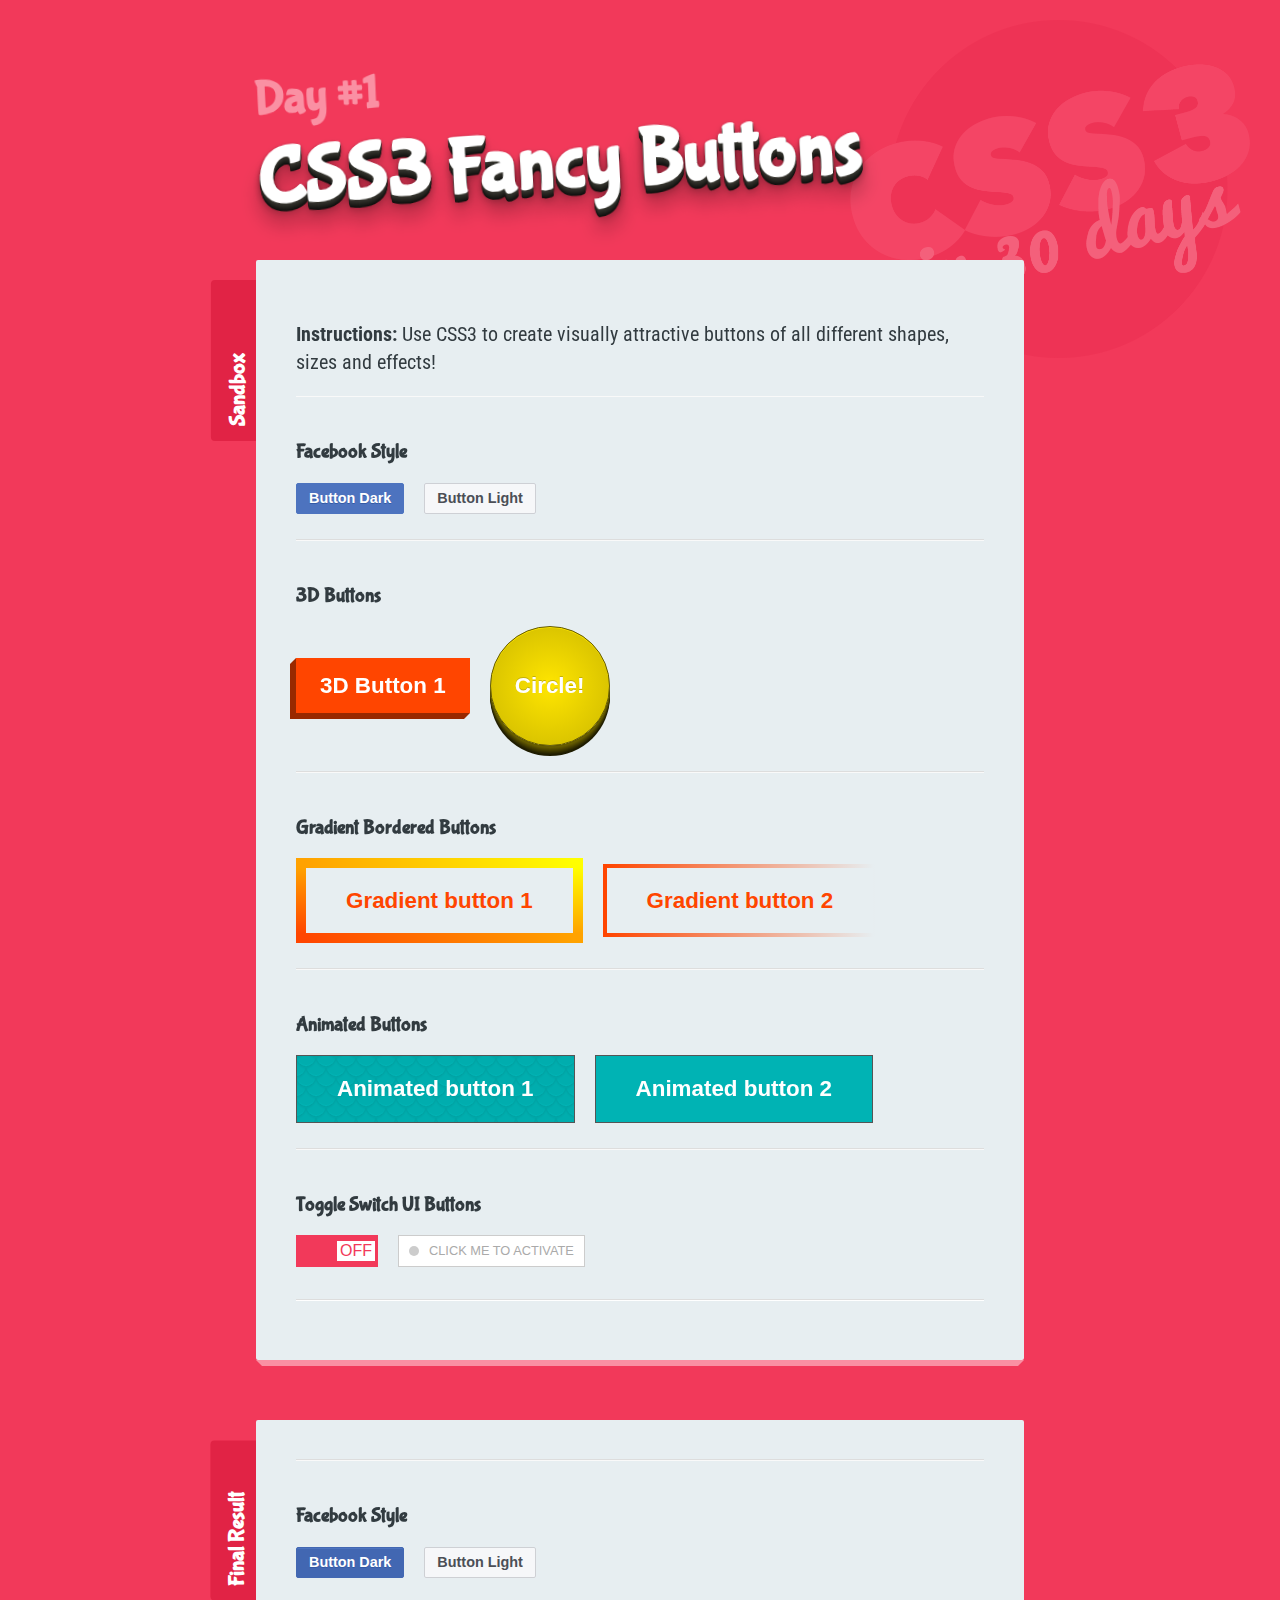
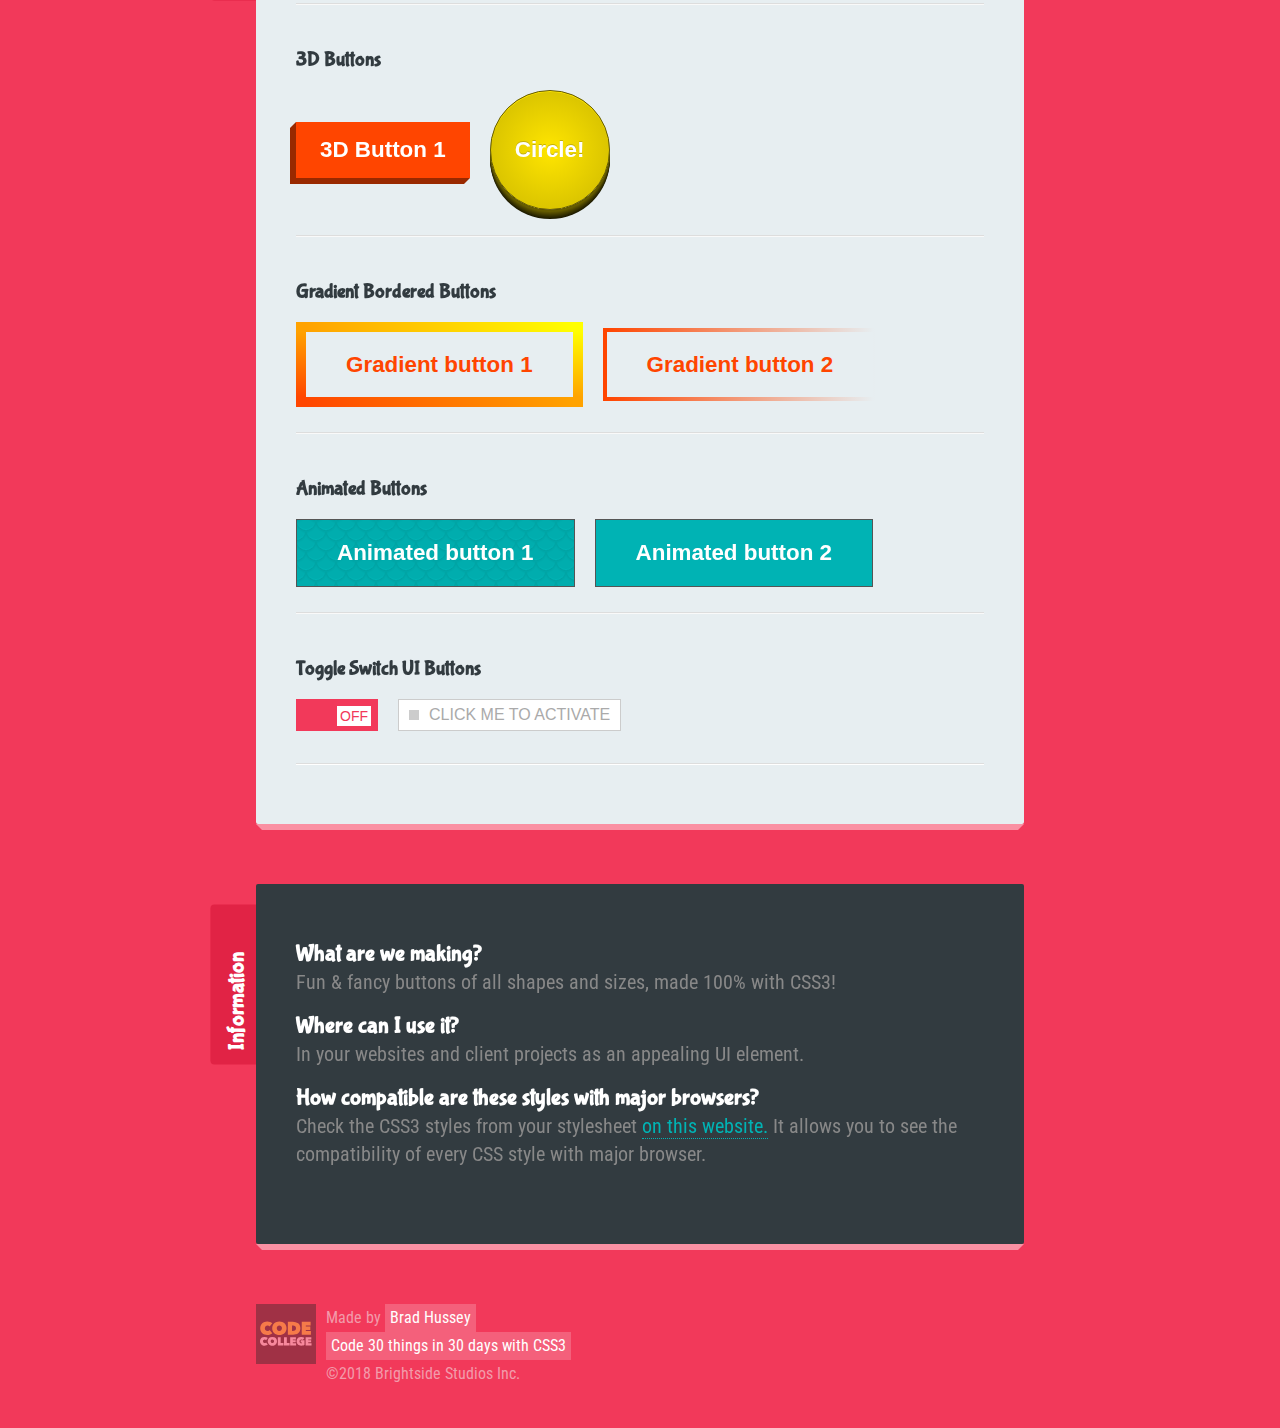
<file: 01-fancy-buttons/index.html>
<!--
  Message from Brad:
  Thanks for watching CSS3 in 30 Days! You're awesome.
  Want more fun design & coding courses? Check out my website.

  https://codecollege.ca
  (it's free to start)
-->

<!DOCTYPE html>
<html>
  <head>
    <meta charset="utf-8" />
    <title>CSS3 Fancy Buttons | Code 30 Things in 30 Days with CSS3</title>

    <!-- NORMALIZE CSS -->
    <link rel="stylesheet" href="../_theme-styles/normalize.css" />

    <!-- PROJECT THEME CSS -->
    <link rel="stylesheet" href="../_theme-styles/theme.css" />

    <!-- FINAL PROJECT CSS (use for reference) -->
    <link rel="stylesheet" href="final.css" />

    <!-- SANDBOX CSS (this is your file!) -->
    <link rel="stylesheet" href="sandbox.css" />

    <link
      href="https://fonts.googleapis.com/css?family=Bubblegum+Sans|Nova+Mono|Roboto+Condensed"
      rel="stylesheet"
    />
  </head>
  <body>
    <h1><small>Day #1</small> CSS3 Fancy Buttons</h1>

    <div class="sandbox">
      <h2>Sandbox <small>This is where you play</small></h2>
      <div class="content">
        <p>
          <strong>Instructions:</strong> Use CSS3 to create visually attractive
          buttons of all different shapes, sizes and effects!
        </p>

        <section>
          <h4>Facebook Style</h4>
          <button
            type="button"
            name="button"
            class="facebook-style-btn facebook-style-dark"
          >
            Button Dark
          </button>

          <button
            type="button"
            name="button"
            class="facebook-style-btn facebook-style-light"
          >
            Button Light
          </button>
        </section>

        <section>
          <h4>3D Buttons</h4>
          <button type="button" name="button" class="btn-3d-1">
            3D Button 1
          </button>

          <button type="button" name="button" class="btn-3d-2">Circle!</button>
        </section>

        <section>
          <h4>Gradient Bordered Buttons</h4>
          <button type="button" name="button" class="gradient-button-1">
            Gradient button 1
          </button>
          <button type="button" name="button" class="gradient-button-2">
            Gradient button 2
          </button>
        </section>

        <section>
          <h4>Animated Buttons</h4>

          <button type="button" name="button" class="animated-button-1">
            Animated button 1
          </button>
          <button type="button" name="button" class="animated-button-2">
            Animated button 2
          </button>
        </section>

        <section>
          <h4>Toggle Switch UI Buttons</h4>

          <label for="toggle1" class="toggle-1">
            <input type="checkbox" id="toggle1" class="toggle-1__input" />
            <span class="toggle-1__button"></span>
          </label>

          <label for="toggle2" class="toggle-2">
            <input type="checkbox" id="toggle2" class="toggle-2__input" />
            <span class="toggle-2__button">Click me to activate</span>
          </label>
        </section>
      </div>
    </div>

    <div class="final-result">
      <h2>Final Result <small>Use this for reference!</small></h2>
      <div class="content">
        <section>
          <h4>Facebook Style</h4>
          <button
            type="button"
            name="button"
            class="final__facebook-style-btn final__facebook-style-dark"
          >
            Button Dark
          </button>

          <button
            type="button"
            name="button"
            class="final__facebook-style-btn final__facebook-style-light"
          >
            Button Light
          </button>
        </section>

        <section>
          <h4>3D Buttons</h4>
          <button type="button" name="button" class="final__btn-3d-1">
            3D Button 1
          </button>

          <button type="button" name="button" class="final__btn-3d-2">
            Circle!
          </button>
        </section>

        <section>
          <h4>Gradient Bordered Buttons</h4>
          <button type="button" name="button" class="final__gradient-button-1">
            Gradient button 1
          </button>
          <button type="button" name="button" class="final__gradient-button-2">
            Gradient button 2
          </button>
        </section>

        <section>
          <h4>Animated Buttons</h4>

          <button type="button" name="button" class="final__animated-button-1">
            Animated button 1
          </button>
          <button type="button" name="button" class="final__animated-button-2">
            Animated button 2
          </button>
        </section>

        <section>
          <h4>Toggle Switch UI Buttons</h4>

          <label for="final-toggle1" class="final__toggle-1">
            <input
              type="checkbox"
              id="final-toggle1"
              class="final__toggle-1__input"
            />
            <span class="final__toggle-1__button"></span>
          </label>

          <label for="final-toggle2" class="final__toggle-2">
            <input
              type="checkbox"
              id="final-toggle2"
              class="final__toggle-2__input"
            />
            <span class="final__toggle-2__button">Click me to activate</span>
          </label>
        </section>
      </div>
    </div>

    <div class="info">
      <h2>Information <small>About this lesson</small></h2>
      <h3>What are we making?</h3>
      <p>
        Fun &amp; fancy buttons of all shapes and sizes, made 100% with CSS3!
      </p>

      <h3>Where can I use it?</h3>
      <p>In your websites and client projects as an appealing UI element.</p>

      <h3>How compatible are these styles with major browsers?</h3>
      <p>
        Check the CSS3 styles from your stylesheet
        <a href="http://caniuse.com/">on this website.</a> It allows you to see
        the compatibility of every CSS style with major browser.
      </p>
    </div>

    <footer>
      <div class="logo">
        <a href="http://codecollege.ca/" id="logo">
          <img
            src="../_theme-styles/img/bggray.svg"
            width="60px"
            id="logo_bg-gray"
          />
          <img
            src="../_theme-styles/img/bgyellow.svg"
            width="60px"
            id="logo_bg-yellow"
          />
          <img
            src="../_theme-styles/img/codecollegelogo.svg"
            width="60px"
            id="logo_codecollege"
          />

          <!-- <img src="../_theme-styles/img/codecollegelogo.png" alt="Learn to Code at CodeCollege.ca" height="60px"> -->
        </a>
      </div>
      <div class="made-by">
        Made by <a href="http://bradhussey.ca/">Brad Hussey</a>
      </div>
      <div class="course">
        <a href="http://codecollege.ca/">Code 30 things in 30 days with CSS3</a>
      </div>
      <div class="copyright">&copy;2018 Brightside Studios Inc.</div>
    </footer>
  </body>
</html>
</file>
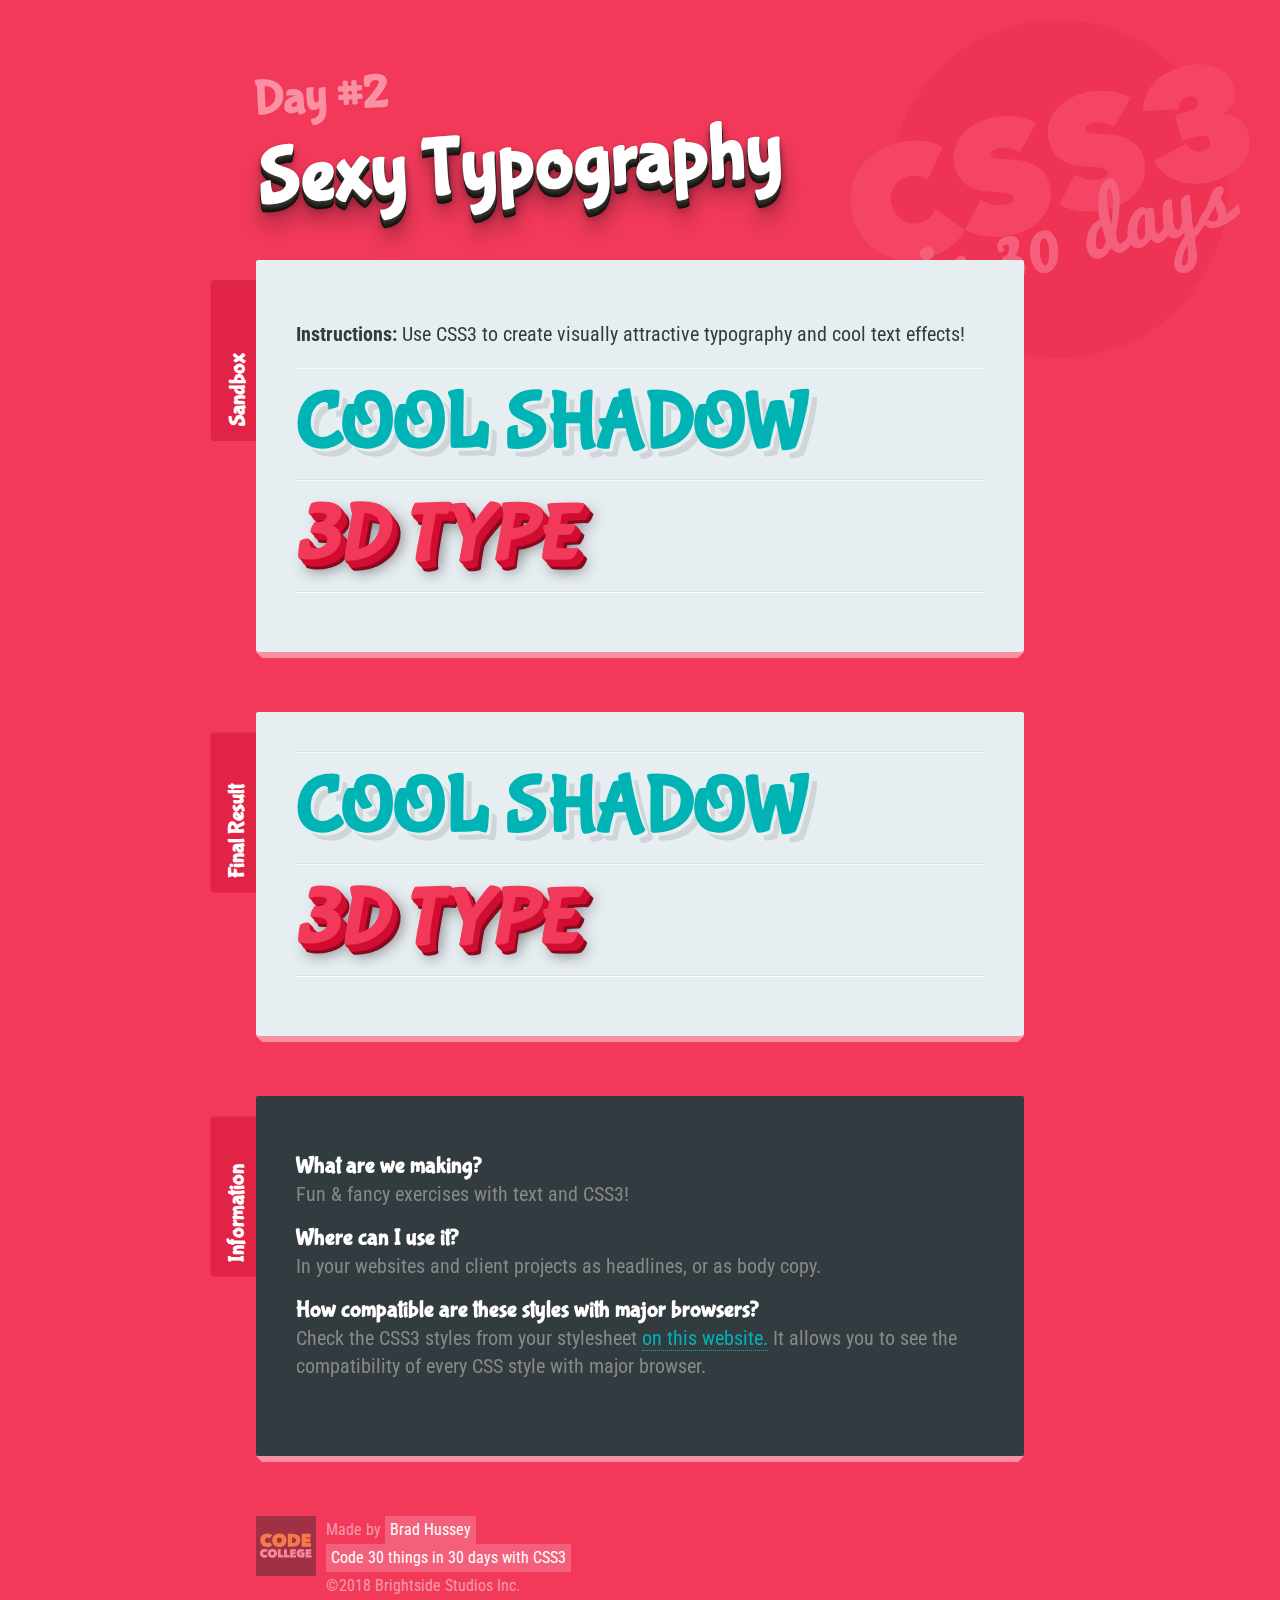
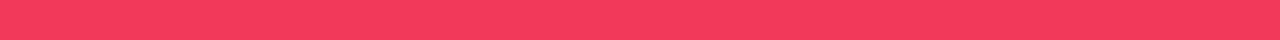
<file: 02-sexy-typography/index.html>
<!--
  Message from Brad:
  Thanks for watching CSS3 in 30 Days! You're awesome.
  Want more fun design & coding courses? Check out my website.

  https://codecollege.ca
  (it's free to start)
-->

<!DOCTYPE html>
<html>
  <head>
    <meta charset="utf-8" />
    <title>Sexy Typography | Code 30 Things in 30 Days with CSS3</title>

    <!-- NORMALIZE CSS -->
    <link rel="stylesheet" href="../_theme-styles/normalize.css" />

    <!-- PROJECT THEME CSS -->
    <link rel="stylesheet" href="../_theme-styles/theme.css" />

    <!-- FINAL PROJECT CSS (use for reference) -->
    <link rel="stylesheet" href="final.css" />

    <!-- SANDBOX CSS (this is your file!) -->
    <link rel="stylesheet" href="sandbox.css" />

    <link
      href="https://fonts.googleapis.com/css?family=Bubblegum+Sans|Nova+Mono|Roboto+Condensed"
      rel="stylesheet"
    />
  </head>
  <body>
    <h1><small>Day #2</small> Sexy Typography</h1>

    <div class="sandbox">
      <h2>Sandbox <small>This is where you play</small></h2>
      <div class="content">
        <p>
          <strong>Instructions:</strong> Use CSS3 to create visually attractive
          typography and cool text effects!
        </p>

        <section>
          <h4 class="shadow-typo">Cool Shadow</h4>
        </section>

        <section>
          <h4 class="threedee-typo">3D Type</h4>
        </section>
      </div>
    </div>

    <div class="final-result">
      <h2>Final Result <small>Use this for reference!</small></h2>
      <div class="content">
        <section>
          <h4 class="final__shadow-typo">Cool Shadow</h4>
        </section>

        <section>
          <h4 class="final__threedee-typo">3D Type</h4>
        </section>
      </div>
    </div>

    <div class="info">
      <h2>Information <small>About this lesson</small></h2>
      <h3>What are we making?</h3>
      <p>Fun &amp; fancy exercises with text and CSS3!</p>

      <h3>Where can I use it?</h3>
      <p>In your websites and client projects as headlines, or as body copy.</p>

      <h3>How compatible are these styles with major browsers?</h3>
      <p>
        Check the CSS3 styles from your stylesheet
        <a href="http://caniuse.com/">on this website.</a> It allows you to see
        the compatibility of every CSS style with major browser.
      </p>
    </div>

    <footer>
      <div class="logo">
        <a href="http://codecollege.ca/" id="logo">
          <img
            src="../_theme-styles/img/bggray.svg"
            width="60px"
            id="logo_bg-gray"
          />
          <img
            src="../_theme-styles/img/bgyellow.svg"
            width="60px"
            id="logo_bg-yellow"
          />
          <img
            src="../_theme-styles/img/codecollegelogo.svg"
            width="60px"
            id="logo_codecollege"
          />

          <!-- <img src="../_theme-styles/img/codecollegelogo.png" alt="Learn to Code at CodeCollege.ca" height="60px"> -->
        </a>
      </div>
      <div class="made-by">
        Made by <a href="http://bradhussey.ca/">Brad Hussey</a>
      </div>
      <div class="course">
        <a href="http://codecollege.ca/">Code 30 things in 30 days with CSS3</a>
      </div>
      <div class="copyright">&copy;2018 Brightside Studios Inc.</div>
    </footer>
  </body>
</html>
</file>
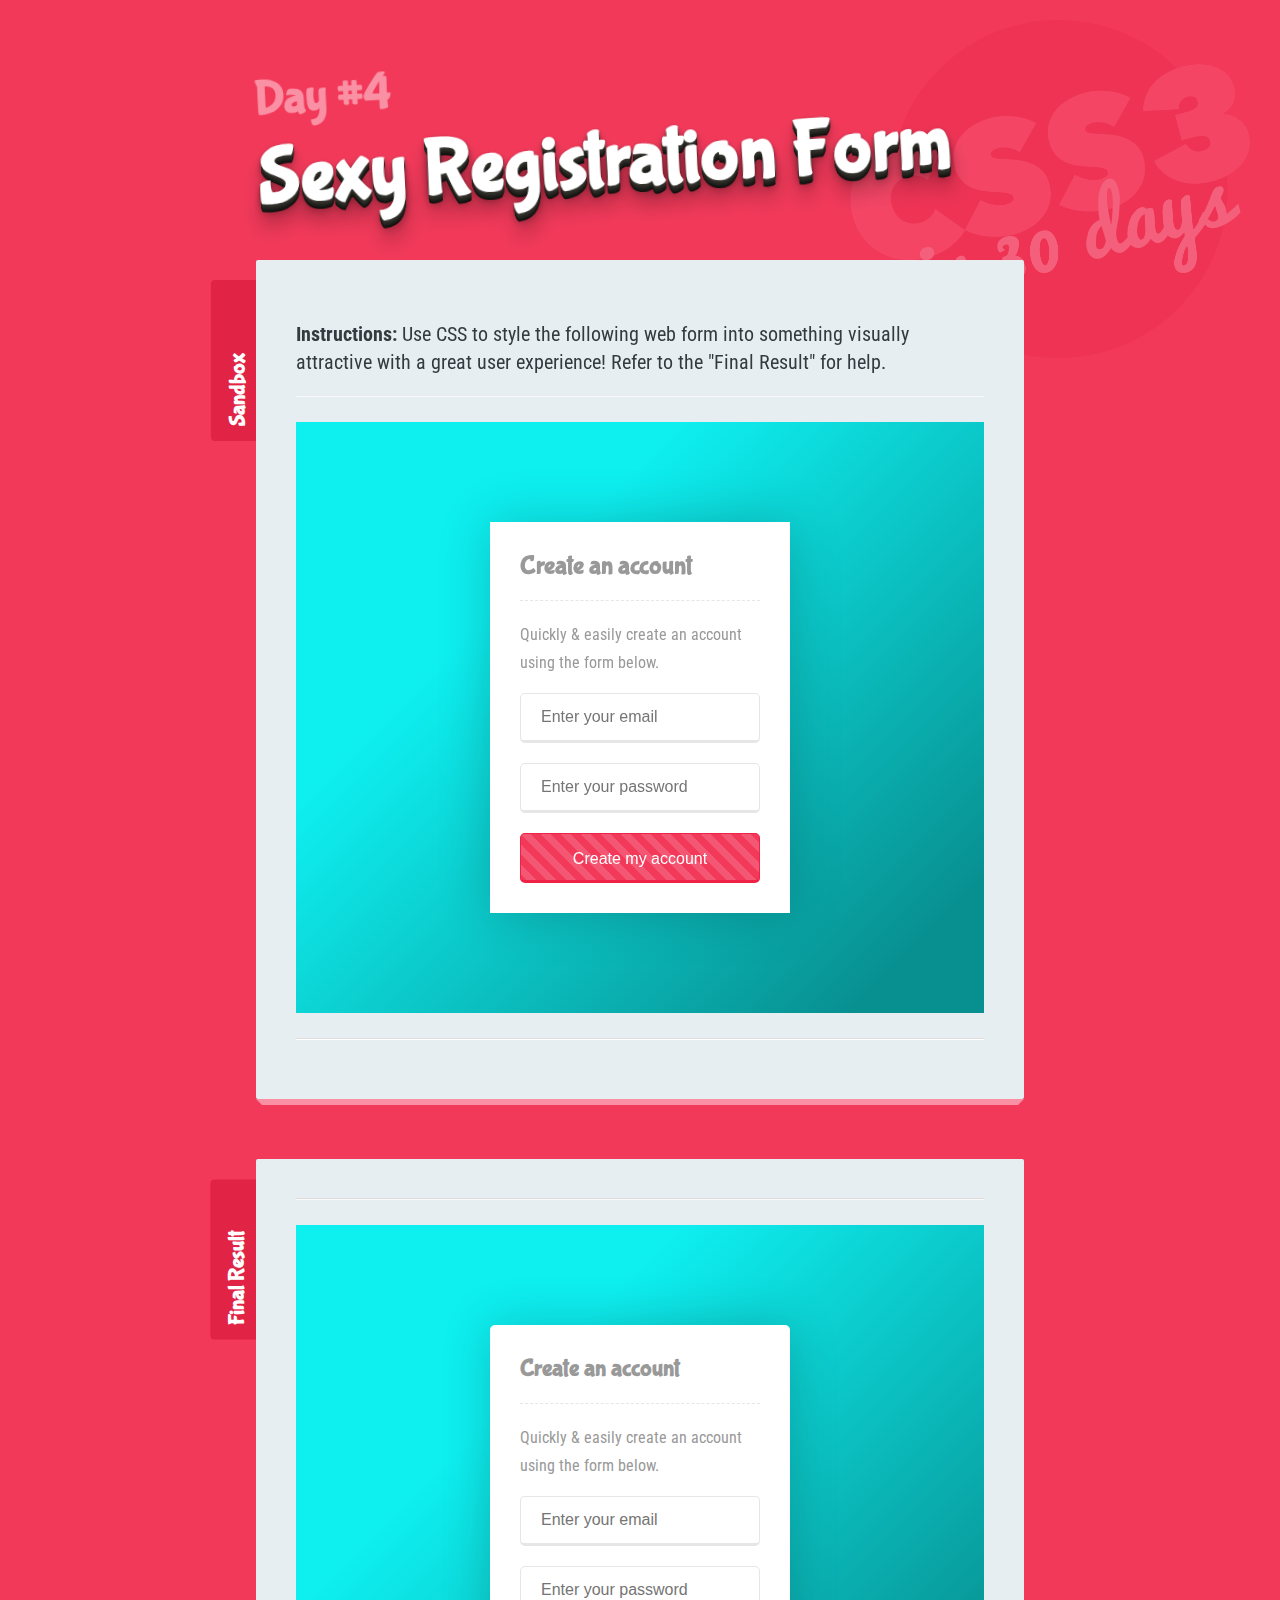
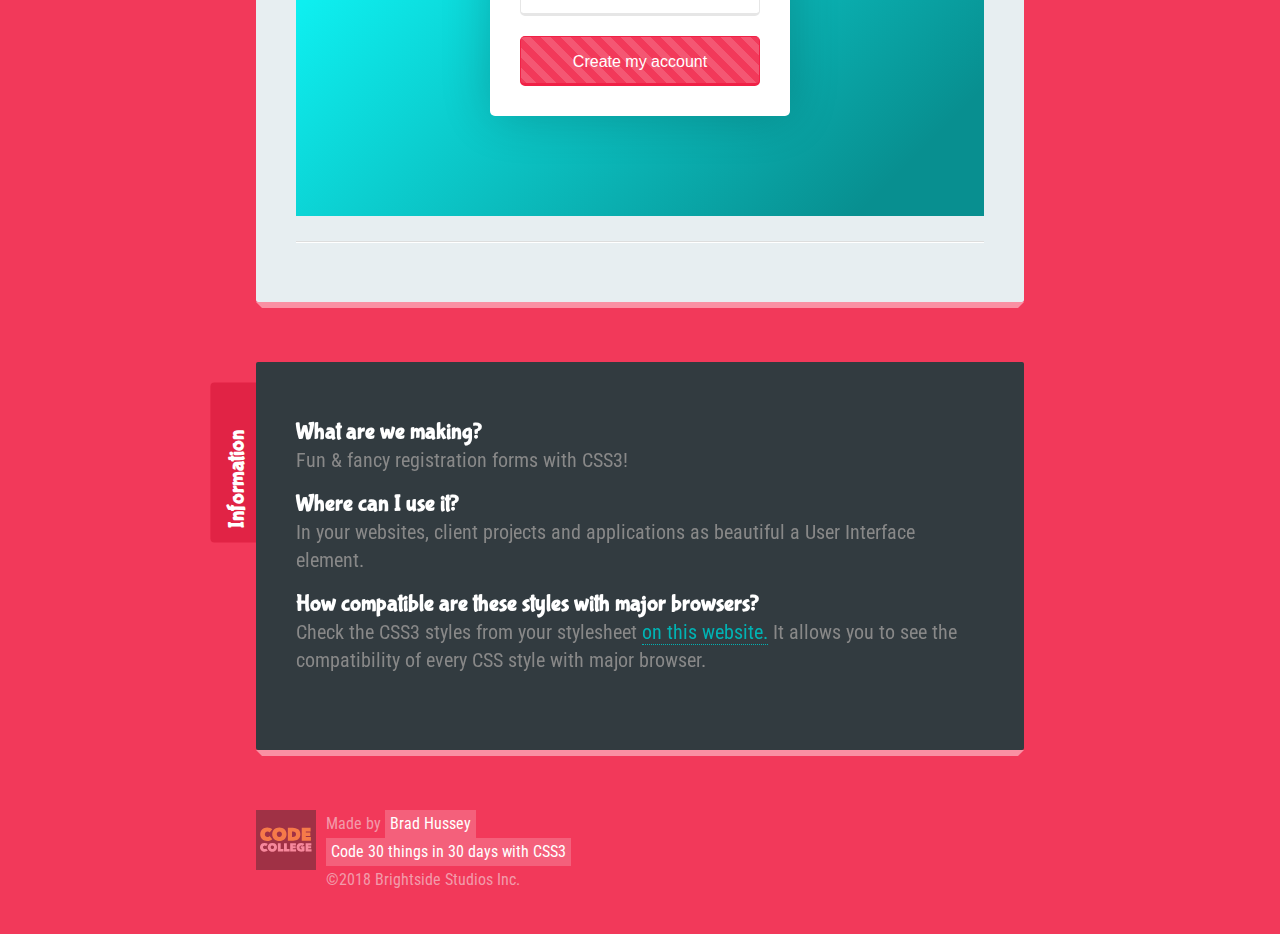
<file: 04-sexy-registration-form/index.html>
<!--
  Message from Brad:
  Thanks for watching CSS3 in 30 Days! You're awesome.
  Want more fun design & coding courses? Check out my website.

  https://codecollege.ca
  (it's free to start)
-->

<!DOCTYPE html>
<html>
  <head>
    <meta charset="utf-8" />
    <title>Sexy Registration Form | Code 30 Things in 30 Days with CSS3</title>

    <!-- NORMALIZE CSS -->
    <link rel="stylesheet" href="../_theme-styles/normalize.css" />

    <!-- PROJECT THEME CSS -->
    <link rel="stylesheet" href="../_theme-styles/theme.css" />

    <!-- FINAL PROJECT CSS (use for reference) -->
    <link rel="stylesheet" href="final.css" />

    <!-- SANDBOX CSS (this is your file!) -->
    <link rel="stylesheet" href="sandbox.css" />

    <link
      href="https://fonts.googleapis.com/css?family=Bubblegum+Sans|Nova+Mono|Roboto+Condensed"
      rel="stylesheet"
    />
  </head>
  <body>
    <h1><small>Day #4</small> Sexy Registration Form</h1>

    <div class="sandbox">
      <h2>Sandbox <small>This is where you play</small></h2>
      <div class="content">
        <p>
          <strong>Instructions:</strong> Use CSS to style the following web form
          into something visually attractive with a great user experience! Refer
          to the "Final Result" for help.
        </p>

        <section>
          <div class="register-wrapper">
            <div class="register-block">
              <h3 class="register-title">Create an account</h3>
              <p>
                Quickly &amp; easily create an account using the form below.
              </p>
              <form action="">
                <input type="email" placeholder="Enter your email" />
                <input type="password" placeholder="Enter your password" />
                <input type="submit" value="Create my account" />
              </form>
            </div>
          </div>
        </section>
      </div>
    </div>

    <div class="final-result">
      <h2>Final Result <small>Use this for reference!</small></h2>
      <div class="content">
        <section>
          <div class="final__register-wrapper">
            <div class="final__register-block">
              <h3 class="final__register-title">Create an account</h3>
              <p>
                Quickly &amp; easily create an account using the form below.
              </p>
              <form action="">
                <input type="email" placeholder="Enter your email" />
                <input type="password" placeholder="Enter your password" />
                <input type="submit" value="Create my account" />
              </form>
            </div>
          </div>
        </section>
      </div>
    </div>

    <div class="info">
      <h2>Information <small>About this lesson</small></h2>
      <h3>What are we making?</h3>
      <p>Fun &amp; fancy registration forms with CSS3!</p>

      <h3>Where can I use it?</h3>
      <p>
        In your websites, client projects and applications as beautiful a User
        Interface element.
      </p>

      <h3>How compatible are these styles with major browsers?</h3>
      <p>
        Check the CSS3 styles from your stylesheet
        <a href="http://caniuse.com/">on this website.</a> It allows you to see
        the compatibility of every CSS style with major browser.
      </p>
    </div>

    <footer>
      <div class="logo">
        <a href="http://codecollege.ca/" id="logo">
          <img
            src="../_theme-styles/img/bggray.svg"
            width="60px"
            id="logo_bg-gray"
          />
          <img
            src="../_theme-styles/img/bgyellow.svg"
            width="60px"
            id="logo_bg-yellow"
          />
          <img
            src="../_theme-styles/img/codecollegelogo.svg"
            width="60px"
            id="logo_codecollege"
          />

          <!-- <img src="../_theme-styles/img/codecollegelogo.png" alt="Learn to Code at CodeCollege.ca" height="60px"> -->
        </a>
      </div>
      <div class="made-by">
        Made by <a href="http://bradhussey.ca/">Brad Hussey</a>
      </div>
      <div class="course">
        <a href="http://codecollege.ca/">Code 30 things in 30 days with CSS3</a>
      </div>
      <div class="copyright">&copy;2018 Brightside Studios Inc.</div>
    </footer>
  </body>
</html>
</file>
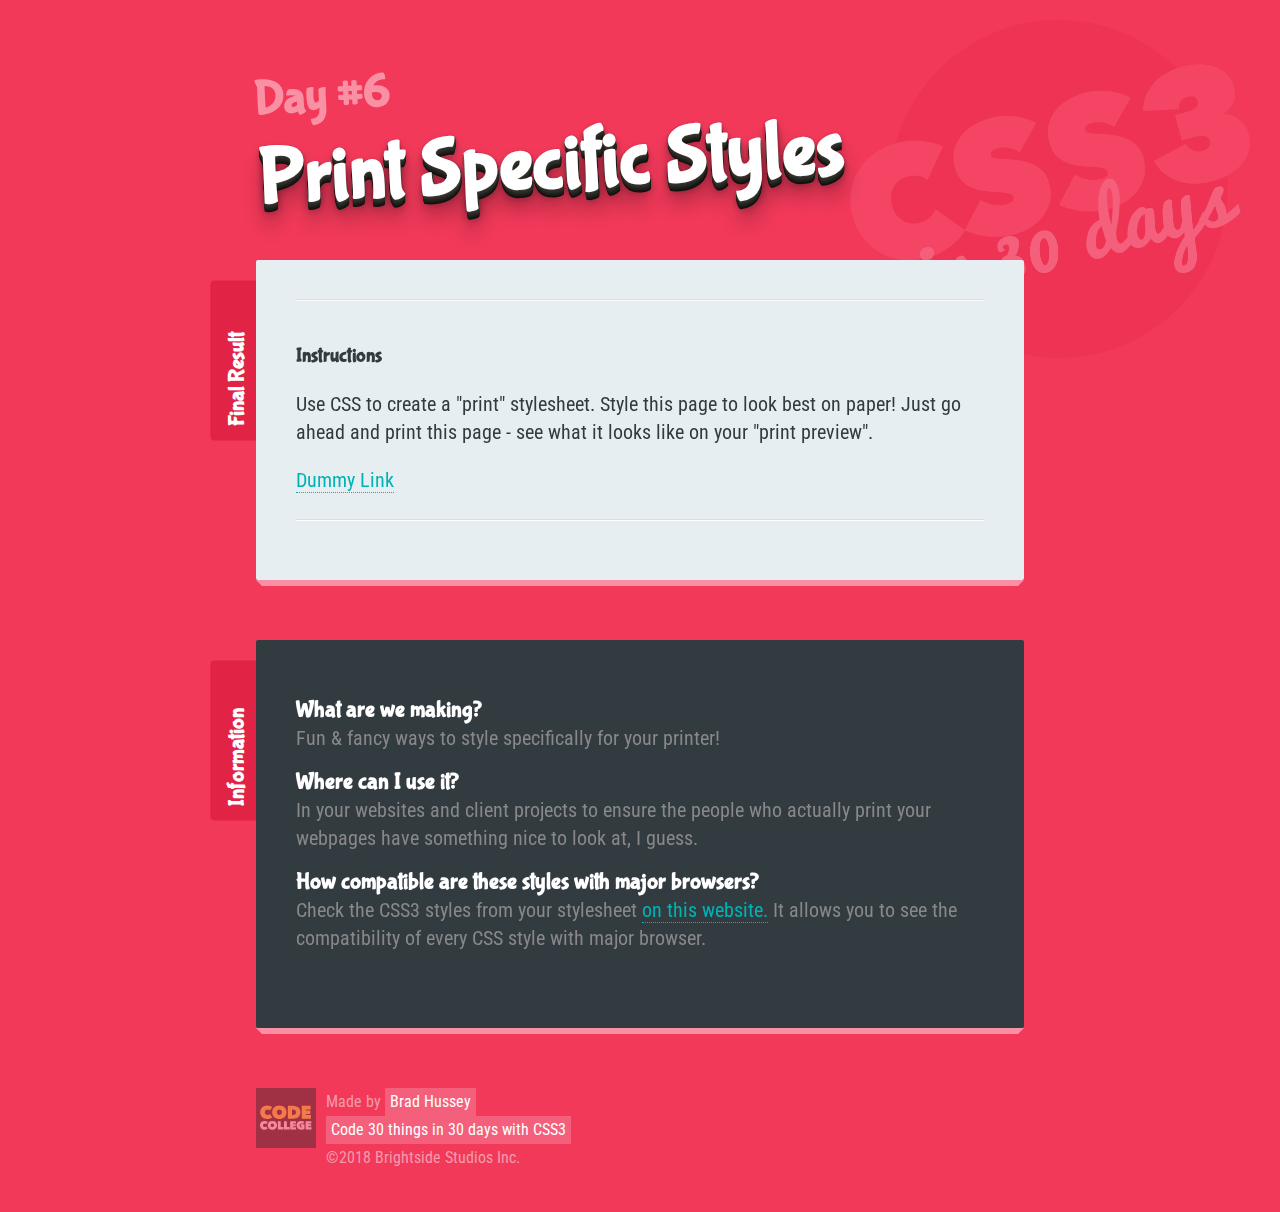
<file: 06-print-styles/index.html>
<!--
  Message from Brad:
  Thanks for watching CSS3 in 30 Days! You're awesome.
  Want more fun design & coding courses? Check out my website.

  https://codecollege.ca
  (it's free to start)
-->

<!DOCTYPE html>
<html>
  <head>
    <meta charset="utf-8" />
    <title>Print Styles | Code 30 Things in 30 Days with CSS3</title>

    <!-- NORMALIZE CSS -->
    <link rel="stylesheet" href="../_theme-styles/normalize.css" />

    <!-- PROJECT THEME CSS -->
    <link rel="stylesheet" href="../_theme-styles/theme.css" />

    <!-- FINAL PROJECT CSS (use for reference) -->
    <!-- UNCOMMENT THE FOLLOWING TO VIEW FINAL CSS IN BROWSER -->
    <!-- <link rel="stylesheet" href="final.css"> -->

    <!-- SANDBOX CSS (this is your file!) -->
    <link rel="stylesheet" href="sandbox.css" />

    <link
      href="https://fonts.googleapis.com/css?family=Bubblegum+Sans|Nova+Mono|Roboto+Condensed"
      rel="stylesheet"
    />
  </head>
  <body>
    <h1><small>Day #6</small> Print Specific Styles</h1>

    <div class="final-result">
      <h2>Final Result <small>Use this for reference!</small></h2>
      <div class="content">
        <section>
          <h4>Instructions</h4>
          <p>
            Use CSS to create a "print" stylesheet. Style this page to look best
            on paper! Just go ahead and print this page - see what it looks like
            on your "print preview".
          </p>
          <a href="https://bitsofco.de/">Dummy Link</a>
        </section>
      </div>
    </div>

    <div class="info">
      <h2>Information <small>About this lesson</small></h2>
      <h3>What are we making?</h3>
      <p>Fun &amp; fancy ways to style specifically for your printer!</p>

      <h3>Where can I use it?</h3>
      <p>
        In your websites and client projects to ensure the people who actually
        print your webpages have something nice to look at, I guess.
      </p>

      <h3>How compatible are these styles with major browsers?</h3>
      <p>
        Check the CSS3 styles from your stylesheet
        <a href="http://caniuse.com/">on this website.</a> It allows you to see
        the compatibility of every CSS style with major browser.
      </p>
    </div>

    <footer>
      <div class="logo">
        <a href="http://codecollege.ca/" id="logo">
          <img
            src="../_theme-styles/img/bggray.svg"
            width="60px"
            id="logo_bg-gray"
          />
          <img
            src="../_theme-styles/img/bgyellow.svg"
            width="60px"
            id="logo_bg-yellow"
          />
          <img
            src="../_theme-styles/img/codecollegelogo.svg"
            width="60px"
            id="logo_codecollege"
          />

          <!-- <img src="../_theme-styles/img/codecollegelogo.png" alt="Learn to Code at CodeCollege.ca" height="60px"> -->
        </a>
      </div>
      <div class="made-by">
        Made by <a href="http://bradhussey.ca/">Brad Hussey</a>
      </div>
      <div class="course">
        <a href="http://codecollege.ca/">Code 30 things in 30 days with CSS3</a>
      </div>
      <div class="copyright">&copy;2018 Brightside Studios Inc.</div>
    </footer>
  </body>
</html>
</file>
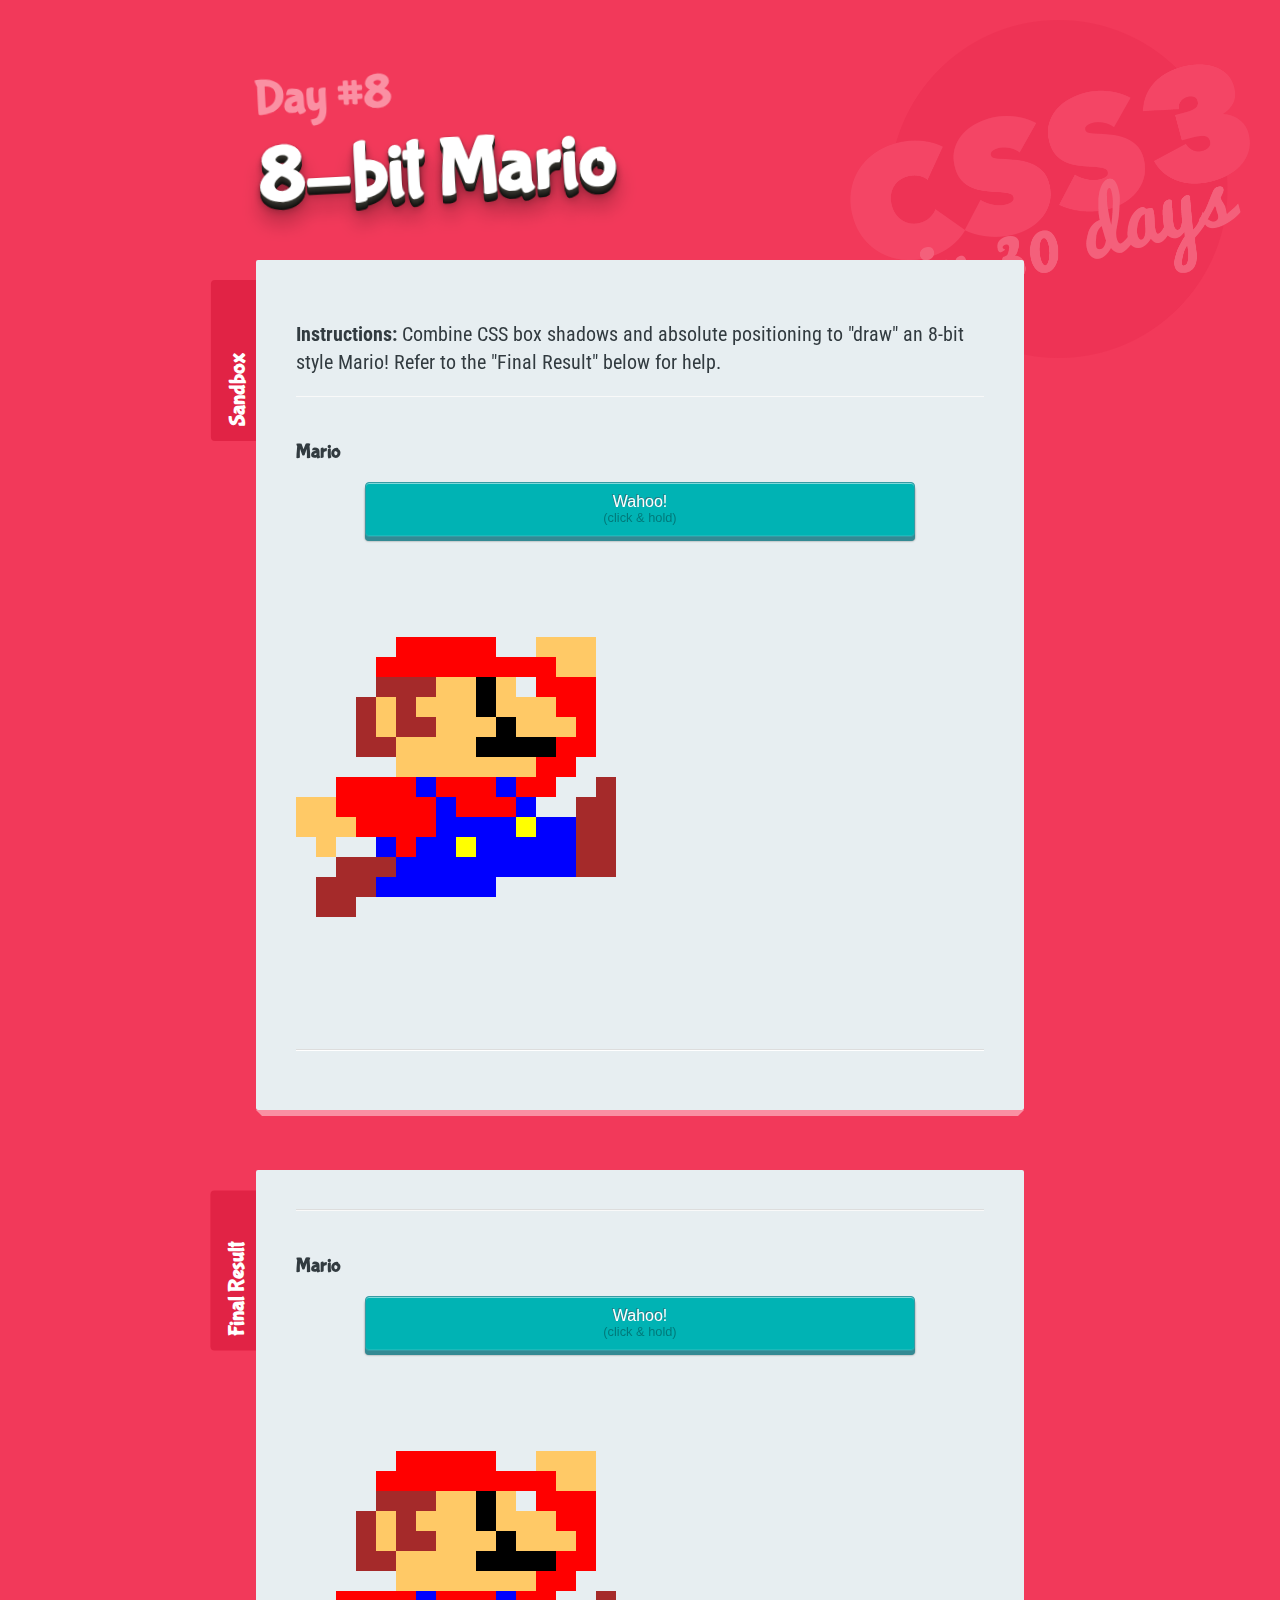
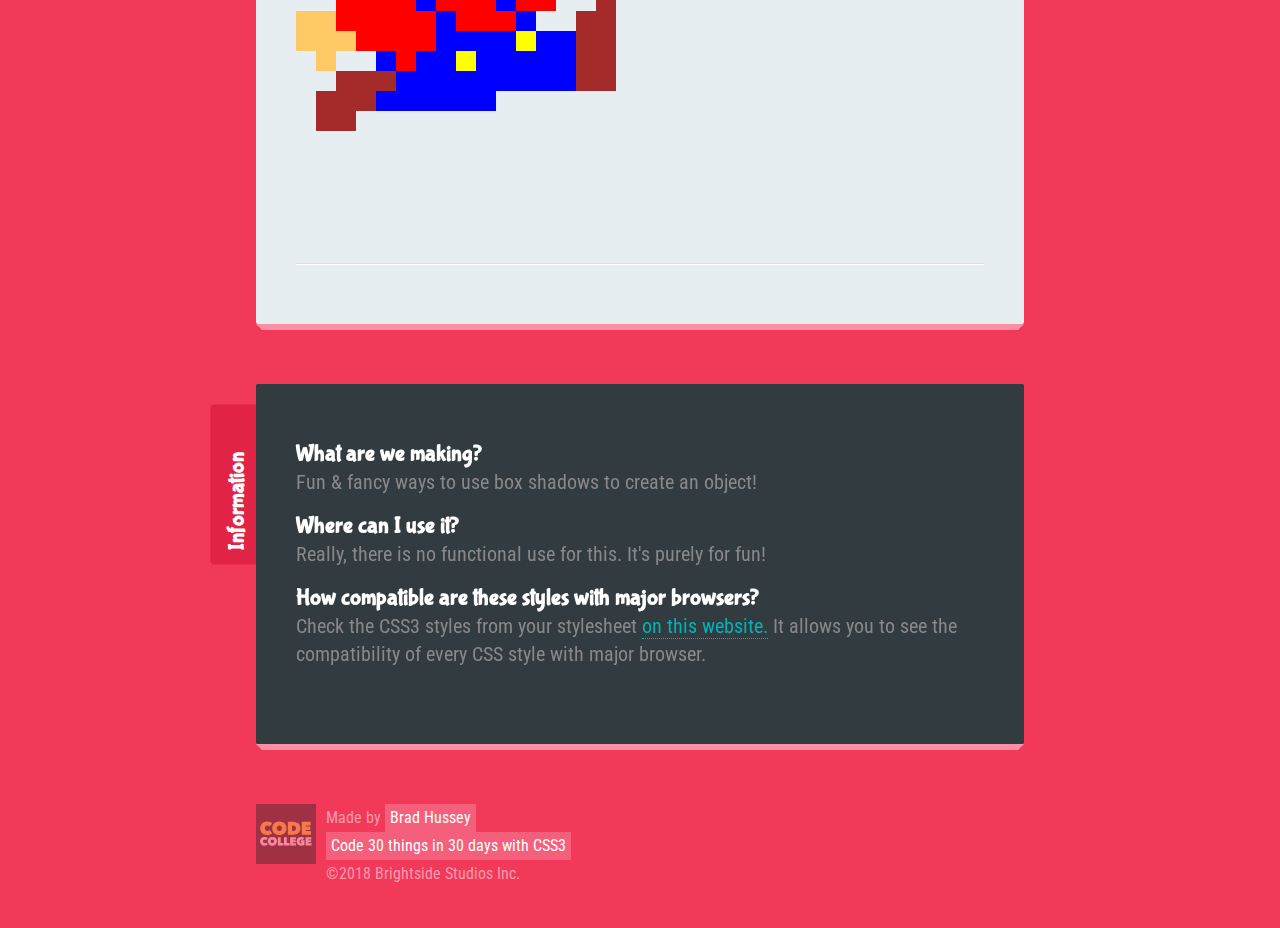
<file: 08-8-bit-mario/index.html>
<!--
  Message from Brad:
  Thanks for watching CSS3 in 30 Days! You're awesome.
  Want more fun design & coding courses? Check out my website.

  https://codecollege.ca
  (it's free to start)
-->

<!DOCTYPE html>
<html>
  <head>
    <meta charset="utf-8" />
    <title>8-bit Mario | Code 30 Things in 30 Days with CSS3</title>

    <!-- NORMALIZE CSS -->
    <link rel="stylesheet" href="../_theme-styles/normalize.css" />

    <!-- PROJECT THEME CSS -->
    <link rel="stylesheet" href="../_theme-styles/theme.css" />

    <!-- FINAL PROJECT CSS (use for reference) -->
    <link rel="stylesheet" href="final.css" />

    <!-- SANDBOX CSS (this is your file!) -->
    <link rel="stylesheet" href="sandbox.css" />

    <link
      href="https://fonts.googleapis.com/css?family=Bubblegum+Sans|Nova+Mono|Roboto+Condensed"
      rel="stylesheet"
    />
  </head>
  <body>
    <h1><small>Day #8</small> 8-bit Mario</h1>

    <div class="sandbox">
      <h2>Sandbox <small>This is where you play</small></h2>
      <div class="content">
        <p>
          <strong>Instructions:</strong> Combine CSS box shadows and absolute
          positioning to "draw" an 8-bit style Mario! Refer to the "Final
          Result" below for help.
        </p>

        <section>
          <h4>Mario</h4>
          <button class="button-theme" id="wahoo">
            Wahoo! <small>(click &amp; hold)</small>
          </button>

          <div class="mario-block">
            <div class="mario"></div>
          </div>
        </section>
      </div>
    </div>

    <div class="final-result">
      <h2>Final Result <small>Use this for reference!</small></h2>
      <div class="content">
        <section>
          <h4>Mario</h4>
          <button class="button-theme" id="final__wahoo">
            Wahoo! <small>(click &amp; hold)</small>
          </button>

          <div class="final__mario-block">
            <div class="final__mario"></div>
          </div>
        </section>
      </div>
    </div>

    <div class="info">
      <h2>Information <small>About this lesson</small></h2>
      <h3>What are we making?</h3>
      <p>Fun &amp; fancy ways to use box shadows to create an object!</p>

      <h3>Where can I use it?</h3>
      <p>Really, there is no functional use for this. It's purely for fun!</p>

      <h3>How compatible are these styles with major browsers?</h3>
      <p>
        Check the CSS3 styles from your stylesheet
        <a href="http://caniuse.com/">on this website.</a> It allows you to see
        the compatibility of every CSS style with major browser.
      </p>
    </div>

    <footer>
      <div class="logo">
        <a href="http://codecollege.ca/" id="logo">
          <img
            src="../_theme-styles/img/bggray.svg"
            width="60px"
            id="logo_bg-gray"
          />
          <img
            src="../_theme-styles/img/bgyellow.svg"
            width="60px"
            id="logo_bg-yellow"
          />
          <img
            src="../_theme-styles/img/codecollegelogo.svg"
            width="60px"
            id="logo_codecollege"
          />

          <!-- <img src="../_theme-styles/img/codecollegelogo.png" alt="Learn to Code at CodeCollege.ca" height="60px"> -->
        </a>
      </div>
      <div class="made-by">
        Made by <a href="http://bradhussey.ca/">Brad Hussey</a>
      </div>
      <div class="course">
        <a href="http://codecollege.ca/">Code 30 things in 30 days with CSS3</a>
      </div>
      <div class="copyright">&copy;2018 Brightside Studios Inc.</div>
    </footer>
  </body>
</html>
</file>
<file: _theme-styles/theme.css>
/* ========================================
   THEME.CSS
   These are the styles for the theme of
   the lesson.

   Course:  CSS3 in 30 Days
   Author:  Brad Hussey
   Website: codecollege.ca
   ====================================== */

body {
  font-family: 'Roboto Condensed', 'Helvetica Neue', Helvetica, Arial,
    sans-serif;

  /* DARK PINK */
  background: #f2395a;

  /*TEAL*/
  /*background: #00B3B4;*/

  font-size: 20px;
  line-height: 28px;
  color: #323b40;
  margin: 40px 0;
}

body::before {
  position: fixed;
  content: '';
  height: 400px;
  width: 400px;
  top: 20px;
  right: 30px;
  background: url('../_theme-styles/img/CSS30_Logo.png') no-repeat;
  background-size: 100%;
  opacity: 0.2;
}

h1,
h2,
h3,
h4,
h5,
h6 {
  font-family: 'Bubblegum Sans', cursive;
}

h1 {
  width: 60%;
  max-width: 960px;
  margin: 0 auto 60px;
  transform: rotate(-3deg);
  color: white;
  text-align: left;
  font-size: 5rem;
  line-height: 5rem;
  text-shadow: 0 1px 0 hsl(52, 7%, 20%), 0 2px 0 hsl(52, 7%, 18%),
    0 3px 0 hsl(52, 7%, 16%), 0 4px 0 hsl(52, 7%, 14%), 0 5px 0 hsl(52, 7%, 12%),
    0 6px 0 hsl(52, 7%, 10%), 0 7px 0 hsl(52, 7%, 8%), 0 8px 0 hsl(52, 7%, 6%),
    0 0 5px rgba(0, 0, 0, 0.05), 0 1px 3px rgba(0, 0, 0, 0.2),
    0 3px 5px rgba(0, 0, 0, 0.2), 0 5px 10px rgba(0, 0, 0, 0.2),
    0 10px 10px rgba(0, 0, 0, 0.2), 0 20px 20px rgba(0, 0, 0, 0.3);
}

h1 small {
  font-size: 3rem;
  display: block;
  color: #fa90a3;
  text-shadow: none;
}

h2 {
  color: white;
}

h2 small {
  font-weight: normal;
  font-size: 1rem;
  display: block;
  color: #323b40;
}

h3 small {
  font-weight: normal;
  font-family: 'Roboto Condensed', 'Helvetica Neue', Helvetica, Arial,
    sans-serif;
  color: #888;
  display: block;
}

h4 {
  margin: 1rem 0;
}

a:link,
a:visited {
  color: #00b3b4;
  text-decoration: none;
  border-bottom: dotted 1px #00b3b4;
}
a:hover {
  background: #00b3b4;
  color: white;
  text-decoration: none;
}

button {
  font-size: 1rem;
}

code {
  background: #fd6000;
  color: white;
  padding: 4px 6px;
  font-family: 'Nova Mono', monospace;
  font-size: 1rem;
  border-radius: 2px;
  box-shadow: inset 0 1px 2px #5e2400;
  display: inline-block;
}

section {
  position: relative;
  border-top: solid 1px #f9f9f9;
  border-bottom: solid 1px #ddd;
  padding: 25px 0;
}

section:first-child::before {
  position: absolute;
  content: '';
  width: 100%;
  height: 1px;
  border-top: solid 1px #ddd;
  top: -2px;
  left: 0;
}

section:last-child::after {
  position: absolute;
  content: '';
  width: 100%;
  border-top: solid 1px white;
  bottom: -2px;
  left: 0;
}

section footer {
  margin: inherit;
  width: inherit;
  color: inherit;
  font-size: inherit;
}

section header,
section article,
section nav,
section aside,
section footer,
section .logo,
section .articles {
  background: rgba(140, 204, 231, 0.2);
  border: solid 1px rgba(140, 204, 231, 0.3);
  padding: 2%;
  margin: 0 0 2%;
  font-size: 1rem;
  box-sizing: border-box;
}

section ul {
  list-style: none;
  margin: 0;
  padding: 0;
}

section ul li {
  display: inline-block;
  margin: 0 2% 0 0;
}

.course-files {
  text-align: center;
}

a.button-theme {
  color: white;
  font-weight: bold;
  text-transform: uppercase;
}

.button-theme {
  position: relative;
  display: inline-block;
  padding: 10px 30px;
  text-align: center;
  color: white;

  text-shadow: -1px -1px 0 #2c7982;
  background: #00b3b4;
  border: 1px solid #379aa4;

  -webkit-border-radius: 4px;
  -moz-border-radius: 4px;
  border-radius: 4px;

  -webkit-box-shadow: 0 1px 0 rgba(255, 255, 255, 0.5) inset,
    0 -1px 0 rgba(255, 255, 255, 0.1) inset, 0 4px 0 #338a94,
    0 4px 2px rgba(0, 0, 0, 0.5);
  -moz-box-shadow: 0 1px 0 rgba(255, 255, 255, 0.5) inset,
    0 -1px 0 rgba(255, 255, 255, 0.1) inset, 0 4px 0 #338a94,
    0 4px 2px rgba(0, 0, 0, 0.5);
  box-shadow: 0 1px 0 rgba(255, 255, 255, 0.5) inset,
    0 -1px 0 rgba(255, 255, 255, 0.1) inset, 0 4px 0 #338a94,
    0 4px 2px rgba(0, 0, 0, 0.5);
}

.button-theme::before {
  background: #fa90a3;
  background-image: -webkit-gradient(
    linear,
    0% 0%,
    0% 100%,
    from(#ef758b),
    to(#fa90a3)
  );

  -webkit-border-radius: 4px;
  -moz-border-radius: 4px;
  border-radius: 4px;

  -webkit-box-shadow: 0 1px 2px rgba(0, 0, 0, 0.3) inset,
    0 1px 0 rgba(255, 255, 255, 0.5);
  -moz-box-shadow: 0 1px 2px rgba(0, 0, 0, 0.3) inset,
    0 1px 0 rgba(255, 255, 255, 0.5);
  box-shadow: 0 1px 2px rgba(0, 0, 0, 0.3) inset,
    0 1px 0 rgba(255, 255, 255, 0.5);

  position: absolute;
  content: '';
  left: -15px;
  right: -15px;
  top: -14px;
  bottom: -17px;
  z-index: -1;
}

.button-theme:active {
  -webkit-box-shadow: 0 1px 0 rgba(255, 255, 255, 0.5) inset,
    0 -1px 0 rgba(255, 255, 255, 0.1) inset, 0 2px 0 #338a94,
    0 2px 2px rgba(0, 0, 0, 0.5);
  -moz-box-shadow: 0 1px 0 rgba(255, 255, 255, 0.5) inset,
    0 -1px 0 rgba(255, 255, 255, 0.1) inset, 0 2px 0 #338a94,
    0 2px 2px rgba(0, 0, 0, 0.5);
  box-shadow: 0 1px 0 rgba(255, 255, 255, 0.5) inset,
    0 -1px 0 rgba(255, 255, 255, 0.1) inset, 0 2px 0 #338a94,
    0 2px 2px rgba(0, 0, 0, 0.5);
  top: 4px;
}

.button-theme:active::before {
  top: -18px;
  bottom: -13px;
}

.button-theme:hover {
  background: #0bbfc0;
}

.button-theme small {
  display: block;
  color: #007a7b;
  text-shadow: none;
}

.sandbox,
.final-result,
.info {
  position: relative;
  background: #e7eef1;
  width: 60%;
  max-width: 960px;
  margin: 60px auto;
  padding: 40px 40px 60px;
  box-sizing: border-box;
  border-radius: 2px;
  box-shadow: 0 12px 0 -6px #fa90a3;
}

.sandbox::before,
.final-result::before,
.info::before {
  position: absolute;
  display: block;
  content: '';
  border: solid 6px transparent;
  border-right: solid 6px #fa90a3;
  border-top-width: 0px;
  background: none;
  bottom: -6px;
  left: -6px;
}

.sandbox::after,
.final-result::after,
.info::after {
  position: absolute;
  display: block;
  content: '';
  border: solid 6px transparent;
  border-top: solid 6px #fa90a3;
  border-bottom-width: 0px;
  background: none;
  right: 0;
  bottom: -6px;
}

.sandbox h2,
.final-result h2,
.info h2 {
  font-size: 1.4rem;
  display: inline-block;
  transform: rotate(-90deg);
  transition: all ease-in-out 0.1s;
  position: absolute;
  top: 60px;
  left: -85px;
  background: #e12345;
  margin: 0;
  line-height: 1.6rem;
  padding: 15px;
  z-index: -2;
  border-radius: 4px;
  min-width: 130px;
}

.sandbox:hover h2,
.final-result:hover h2,
.info:hover h2 {
  left: -110px;
}

.sandbox .button-theme,
.final-result .button-theme {
  display: block;
  width: 80%;
  margin: 0 auto;
}

.info {
  background: #323b40;
  color: white;
}

.info h3 {
  margin: 1rem 0 0;
}
.info p {
  margin: 0 0 1rem;
  color: #888;
}

.sticky-footer-lesson footer {
  position: relative;
  background: #e7eef1;
  padding: 40px 40px 60px;
  box-sizing: border-box;
  border-radius: 2px;
  color: #333;
}

.sticky-footer-lesson footer a:link {
  color: #e12345;
}

footer {
  width: 60%;
  max-width: 960px;
  margin: 0 auto;
  font-size: 1rem;
  color: #f29baa;
}

footer a:link,
footer a:visited {
  position: relative;
  display: inline-block;
  background: rgba(255, 255, 255, 0.2);
  padding: 0 5px;
  border: none;
  text-decoration: none;
  color: white;
}
footer a:hover {
  background: rgba(255, 255, 255, 0.4);
  box-shadow: -3px 3px 0 #eb2447;
  transform: rotate(-1deg);
}

footer .made-by,
footer .course,
footer .copyright {
  padding-left: 70px;
  transition: all ease 1000ms;
}

footer #logo {
  position: relative;
  z-index: 9;
  opacity: 0.4;
  float: left;
  margin-right: 15px;
  padding: 0;
  background: none;
  flex-direction: row;
  box-shadow: none;
  transition: all ease 1000ms;
}

footer #logo img {
  position: absolute;
  transform-style: preserve-3d;
  transition: all ease 1000ms;
}

footer:hover #logo_codecollege {
  width: 100px;
}

footer:hover #logo_bg-yellow {
  width: 80px;
  transform: translateX(-10px) translateY(10px) translateZ(-10px);
}

footer:hover #logo_bg-gray {
  transform: translateX(-20px) translateY(20px) translateZ(-20px);
}

footer:hover #logo {
  opacity: 1;
  transform: perspective(400px) rotateX(40deg) rotateY(20deg) rotateZ(-25deg)
    translateX(0) translateY(0px) translateZ(0);
}

footer:hover .made-by,
footer:hover .course,
footer:hover .copyright {
  padding-left: 140px;
}
</file>
<file: 01-fancy-buttons/final.css>
/* ==========================================
   FINAL.CSS
   These are the final styles for the project.

   Course:  CSS3 in 30 Days
   Author:  Brad Hussey
   Website: codecollege.ca
   ========================================== */

button {
  position: relative;
  cursor: pointer;
  font-weight: bold;
  margin: 0 15px 0 0;
}

/* =====================
   FACEBOOK STYLE BUTTON
   ===================== */

.final__facebook-style-btn {
  border-radius: 2px;
  cursor: pointer;
  font-size: 0.9rem;
  padding: 6px 12px;
}

.final__facebook-style-dark {
  -moz-box-shadow: inset 0px 1px 0px 0px #4d73bf;
  -webkit-box-shadow: inset 0px 1px 0px 0px #4d73bf;
  box-shadow: inset 0px 1px 0px 0px #4d73bf;
  background: #4267b2;
  border: 1px solid #4267b2;
  color: #fff;
  text-shadow: 0 1px 0px #3359a5;
}

.final__facebook-style-dark:hover {
  background: #2b54a7;
}

.final__facebook-style-dark:active {
  background: #1d4698;
  border-color: #1d4698;
}

.final__facebook-style-light {
  background: #f6f7f9;
  border: 1px solid #ced0d4;
  border-radius: 2px;
  color: #4b4f56;
  cursor: pointer;
  font-size: 0.9rem;
  padding: 6px 12px;
}

.final__facebook-style-light:hover {
  background: #e9ebee;
}

.final__facebook-style-light:active {
  background: #d8dade;
  border-color: #d8dade;
}

/* =====================
   3D BUTTON 1
   ===================== */

.final__btn-3d-1 {
  position: relative;
  background: orangered;
  border: none;
  color: white;
  padding: 15px 24px;
  font-size: 1.4rem;
  box-shadow: -6px 6px 0 hsl(16, 100%, 30%);
  outline: none;
}

.final__btn-3d-1:hover {
  background: hsl(16, 100%, 45%);
}

.final__btn-3d-1:active {
  background: hsl(16, 100%, 40%);
  top: 3px;
  left: -3px;
  box-shadow: -3px 3px 0 hsl(16, 100%, 30%);
}

.final__btn-3d-1::before {
  position: absolute;
  display: block;
  content: '';
  height: 0;
  width: 0;
  /* border width needs to be size of the element's box shadow */
  border: solid 6px transparent;

  /* border width needs to be size of the element's box shadow */
  border-right: solid 6px hsl(16, 100%, 30%);

  /* no width for left, makes measurements easier */
  border-left-width: 0px;

  background: none;
  top: 0px;

  /* needs to be the same size as border width */
  left: -6px;
}

.final__btn-3d-1::after {
  position: absolute;
  display: block;
  content: '';
  height: 0;
  width: 0;
  border: solid 6px transparent;
  border-top: solid 6px hsl(16, 100%, 30%);
  border-bottom-width: 0px;
  background: none;
  right: 0;
  bottom: -6px;
}

.final__btn-3d-1:active::before {
  border: solid 3px transparent;
  border-right: solid 3px hsl(16, 100%, 30%);
  border-left-width: 0px;
  left: -3px;
}

.final__btn-3d-1:active::after {
  border: solid 3px transparent;
  border-top: solid 3px hsl(16, 100%, 30%);
  border-bottom-width: 0px;
  bottom: -3px;
}

/* =====================
   3D BUTTON 2
   ===================== */

.final__btn-3d-2 {
  position: relative;

  background: #ecd300; /* For browsers that do not support gradients */
  background: -webkit-radial-gradient(
    hsl(54, 100%, 50%),
    hsl(54, 100%, 40%)
  ); /* Safari 5.1 to 6.0 */
  background: -o-radial-gradient(
    hsl(54, 100%, 50%),
    hsl(54, 100%, 40%)
  ); /* For Opera 11.6 to 12.0 */
  background: -moz-radial-gradient(
    hsl(54, 100%, 50%),
    hsl(54, 100%, 40%)
  ); /* For Firefox 3.6 to 15 */
  background: radial-gradient(
    hsl(54, 100%, 50%),
    hsl(54, 100%, 40%)
  ); /* Standard syntax */

  font-size: 1.4rem;
  text-shadow: 0 -1px 0 #c3af07;
  color: white;
  border: solid 1px hsl(54, 100%, 20%);
  border-radius: 100%;
  height: 120px;
  width: 120px;
  z-index: 4;

  outline: none;

  box-shadow: inset 0 1px 0 hsl(54, 100%, 50%), 0 2px 0 hsl(54, 100%, 20%),
    0 3px 0 hsl(54, 100%, 18%), 0 4px 0 hsl(54, 100%, 16%),
    0 5px 0 hsl(54, 100%, 14%), 0 6px 0 hsl(54, 100%, 12%),
    0 7px 0 hsl(54, 100%, 10%), 0 8px 0 hsl(54, 100%, 8%),
    0 9px 0 hsl(54, 100%, 6%);
}

.final__btn-3d-2:hover {
  background: #ecd300; /* For browsers that do not support gradients */
  background: -webkit-radial-gradient(
    hsl(54, 100%, 45%),
    hsl(54, 100%, 35%)
  ); /* Safari 5.1 to 6.0 */
  background: -o-radial-gradient(
    hsl(54, 100%, 45%),
    hsl(54, 100%, 35%)
  ); /* For Opera 11.6 to 12.0 */
  background: -moz-radial-gradient(
    hsl(54, 100%, 45%),
    hsl(54, 100%, 35%)
  ); /* For Firefox 3.6 to 15 */
  background: radial-gradient(
    hsl(54, 100%, 45%),
    hsl(54, 100%, 35%)
  ); /* Standard syntax */
}

.final__btn-3d-2:active {
  background: #ecd300; /* For browsers that do not support gradients */
  background: -webkit-radial-gradient(
    hsl(54, 100%, 43%),
    hsl(54, 100%, 33%)
  ); /* Safari 5.1 to 6.0 */
  background: -o-radial-gradient(
    hsl(54, 100%, 43%),
    hsl(54, 100%, 33%)
  ); /* For Opera 11.6 to 12.0 */
  background: -moz-radial-gradient(
    hsl(54, 100%, 43%),
    hsl(54, 100%, 33%)
  ); /* For Firefox 3.6 to 15 */
  background: radial-gradient(
    hsl(54, 100%, 43%),
    hsl(54, 100%, 33%)
  ); /* Standard syntax */

  top: 2px;

  box-shadow: inset 0 1px 0 hsl(54, 100%, 50%), 0 2px 0 hsl(54, 100%, 20%),
    0 3px 0 hsl(54, 100%, 18%), 0 4px 0 hsl(54, 100%, 16%),
    0 5px 0 hsl(54, 100%, 14%), 0 6px 0 hsl(54, 100%, 12%),
    0 7px 0 hsl(54, 100%, 10%);
}

/* =========================
   GRADIENT BORDERED BUTTONS
   ========================= */

.final__gradient-button-1 {
  position: relative;
  z-index: 1;
  display: inline-block;
  padding: 20px 40px;
  font-size: 1.4rem;
  box-sizing: border-box;
  -webkit-box-sizing: border-box;
  background-color: #e7eef1;
  border: 10px solid transparent;
  border-image: linear-gradient(to top right, orangered, yellow);
  border-image-slice: 1;
  color: orangered;
  outline: none;
  -webkit-transition: all 0.3s ease;
  transition: all 0.3s ease;
}
.final__gradient-button-1:hover {
  background-size: 100%;
  background-image: linear-gradient(to top right, orangered, yellow);
  color: white;
}

.final__gradient-button-2 {
  position: relative;
  z-index: 1;
  display: inline-block;
  padding: 20px 40px;
  font-size: 1.4rem;
  box-sizing: border-box;
  -webkit-box-sizing: border-box;
  background-color: #e7eef1;
  border: 4px solid transparent;
  border-image: linear-gradient(to right, orangered, transparent);
  border-image-slice: 1;
  color: orangered;
  outline: none;
  -webkit-transition: all 0.3s ease;
  transition: all 0.3s ease;
}
.final__gradient-button-2:hover {
  background-size: 100%;
  background-image: linear-gradient(to right, orangered, transparent);
  border-right-style: none;
  color: white;
}

/* =========================
   ANIMATED BUTTONS
   ========================= */

.final__animated-button-1 {
  position: relative;
  display: inline-block;
  padding: 20px 40px;
  font-size: 1.4rem;
  background-color: #00b3b4;

  background-image: url(pattern.png);
  background-size: 40px 40px;
  border: 1px solid #555;
  color: white;
  transition: all 0.3s ease;
}
.final__animated-button-1:hover {
  -webkit-animation: loading-button-animation 2s linear infinite;
  animation: loading-button-animation 2s linear infinite;
}

.final__animated-button-2 {
  position: relative;
  display: inline-block;
  padding: 20px 40px;
  font-size: 1.4rem;
  background-color: #00b3b4;
  background-size: 20px 20px;
  border: 1px solid #555;
  color: white;
  transition: all 0.3s ease;
}
.final__animated-button-2:after {
  position: absolute;
  top: 50%;
  right: 0.6em;
  -webkit-transform: translate(0, -50%);
  transform: translate(0, -50%);
  content: '»';
  opacity: 0;
  transition: all 0.3s ease;
}
.final__animated-button-2:hover {
  padding: 20px 60px 20px 20px;
}
.final__animated-button-2:hover:after {
  right: 1.2em;
  opacity: 1;
}

@-webkit-keyframes loading-button-animation {
  from {
    background-position: 0 0;
  }
  to {
    background-position: 40px 0;
  }
}

@keyframes loading-button-animation {
  from {
    background-position: 0 0;
  }
  to {
    background-position: 40px 0;
  }
}

/* =========================
   TOGGLE SWITCH UI BUTTONS
   ========================= */

.final__toggle-1 {
  font-family: Helvetica, Arial, sans-serif;
  display: inline-block;
  vertical-align: top;
  margin: 0 15px 0 0;
}
.final__toggle-1__input {
  display: none;
}
.final__toggle-1__button {
  position: relative;
  display: inline-block;
  font-size: 14px;
  line-height: 20px;
  text-transform: uppercase;
  background-color: #f2395a;
  border: 1px solid #f2395a;
  color: #ffffff;
  width: 80px;
  height: 30px;
  transition: all 0.3s ease;
  cursor: pointer;
}
.final__toggle-1__button:before {
  position: absolute;
  top: 6px;
  left: 40px;
  right: auto;
  display: inline-block;
  height: 20px;
  padding: 0 3px;
  background-color: #ffffff;
  color: #f2395a;
  content: 'off';
  transition: all 0.3s ease;
}
.final__toggle-1__input:checked + .final__toggle-1__button {
  background-color: #00b3b4;
  border: 1px solid #00b3b4;
}
.final__toggle-1__input:checked + .final__toggle-1__button:before {
  left: 5px;
  content: 'on';
  color: #00b3b4;
}

.final__toggle-2 {
  font-family: Helvetica, Arial, sans-serif;
  font-size: 1rem;
  display: inline-block;
  vertical-align: top;
  margin: 0 15px 0 0;
}
.final__toggle-2__input {
  display: none;
}
.final__toggle-2__button {
  position: relative;
  display: inline-block;
  line-height: 20px;
  text-transform: uppercase;
  background-color: #ffffff;
  color: #aaaaaa;
  border: 1px solid #cccccc;
  padding: 5px 10px 5px 30px;
  transition: all 0.3s ease;
  cursor: pointer;
}
.final__toggle-2__button:before {
  position: absolute;
  top: 10px;
  left: 10px;
  right: auto;
  display: inline-block;
  width: 10px;
  height: 10px;
  background-color: #cccccc;
  content: '';
  transition: all 0.3s ease;
}
.final__toggle-2__input:checked + .final__toggle-2__button {
  background-color: #00b3b4;
  border-color: #00b3b4;
  color: #ffffff;
}
.final__toggle-2__input:checked + .final__toggle-2__button:before {
  background-color: #ffffff;
}
</file>
<file: 01-fancy-buttons/sandbox.css>
/* ========================================

   CODE YOUR STYLES BELOW!

   ====================================== */

/* =====================
   FACEBOOK STYLE BUTTON
   ===================== */

.facebook-style-btn {
  border-radius: 2px;
  font-size: 0.9rem;
  padding: 6px 12px;
}

.facebook-style-dark {
  -moz-box-shadow: inset 0 1px 0 0 #4d73bf;
  -webkit-box-shadow: inset 0 1px 0 0 #4d73bf;
  box-shadow: inset 0 1px 0 0 #4d73bf;
  background: #4d73bf;
  border: solid 1px #4d73bf;
  color: white;
  text-shadow: 0 1px 0 #3359a5;
}

.facebook-style-dark:hover {
  background: #2b54a7;
}

.facebook-style-dark:active {
  background: #1d4698;
  border-color: #1d4698;
}

.facebook-style-light {
  background: #f6f7f9;
  border: solid 1px #ced0d5;
  color: #4b4f56;
}

.facebook-style-light:hover {
  background: #e9ebee;
}

.facebook-style-light:active {
  background: #d8dade;
  border-color: #d8dade;
}

/* ====================
   3D BUTTON 1
   ==================== */

.btn-3d-1 {
  position: relative;
  background: orangered;
  border: none;
  color: white;
  padding: 15px 24px;
  font-size: 1.4rem;
  box-shadow: -6px 6px 0 hsl(16, 100%, 30%);
  outline: none;
}

.btn-3d-1:hover {
  background: hsl(16, 100%, 45%);
}

.btn-3d-1:active {
  background: hsl(16, 100%, 40%);
  top: 3px;
  left: -3px;
  box-shadow: -3px 3px 0 hsl(16, 100%, 30%);
}

.btn-3d-1::before {
  position: absolute;
  display: block;
  content: '';
  height: 0;
  width: 0;

  border: solid 6px transparent;
  border-right: solid 6px hsl(16, 100%, 30%);
  border-left-width: 0;
  top: 0;
  left: -6px;
}

.btn-3d-1::after {
  position: absolute;
  display: block;
  content: '';
  height: 0;
  width: 0;

  border: solid 6px transparent;
  border-top: solid 6px hsl(16, 100%, 30%);
  border-bottom-width: 0;
  right: 0;
  bottom: -6px;
}

.btn-3d-1:active::before {
  border: solid 3px transparent;
  border-right: solid 3px hsl(16, 100%, 30%);
  border-left-width: 0;
  left: -3px;
}

.btn-3d-1:active::after {
  border: solid 3px transparent;
  border-top: solid 3px hsl(16, 100%, 30%);
  border-bottom-width: 0;
  bottom: -3px;
}

/* ====================
   3D BUTTON 2
   ==================== */

.btn-3d-2 {
  position: relative;

  background: #ecd300;
  background: -webkit-radial-gradient(hsl(54, 100%, 50%), hsl(54, 100%, 40%));
  background: -o-radial-gradient(hsl(54, 100%, 50%), hsl(54, 100%, 40%));
  background: -moz-radial-gradient(hsl(54, 100%, 50%), hsl(54, 100%, 40%));
  background: radial-gradient(hsl(54, 100%, 50%), hsl(54, 100%, 40%));

  font-size: 1.4rem;
  text-shadow: 0 -1px 0 #c3af07;
  color: white;
  border: solid 1px hsl(54, 100%, 20%);
  border-radius: 100%;
  height: 120px;
  width: 120px;
  z-index: 4;

  outline: none;

  box-shadow: inset 0 1px 0 hsl(54, 100%, 50%), 0 2px 0 hsl(54, 100%, 20%),
    0 3px 0 hsl(54, 100%, 18%), 0 4px 0 hsl(54, 100%, 16%),
    0 5px 0 hsl(54, 100%, 14%), 0 6px 0 hsl(54, 100%, 12%),
    0 7px 0 hsl(54, 100%, 10%), 0 8px 0 hsl(54, 100%, 8%),
    0 10px 0 hsl(54, 100%, 6%);
}

.btn-3d-2:hover {
  background: -webkit-radial-gradient(hsl(54, 100%, 45%), hsl(54, 100%, 35%));
  background: -o-radial-gradient(hsl(54, 100%, 45%), hsl(54, 100%, 35%));
  background: -moz-radial-gradient(hsl(54, 100%, 45%), hsl(54, 100%, 35%));
  background: radial-gradient(hsl(54, 100%, 45%), hsl(54, 100%, 35%));
}

.btn-3d-2:active {
  background: -webkit-radial-gradient(hsl(54, 100%, 43%), hsl(54, 100%, 33%));
  background: -o-radial-gradient(hsl(54, 100%, 43%), hsl(54, 100%, 33%));
  background: -moz-radial-gradient(hsl(54, 100%, 43%), hsl(54, 100%, 33%));
  background: radial-gradient(hsl(54, 100%, 43%), hsl(54, 100%, 33%));

  top: 2px;

  box-shadow: inset 0 1px 0 hsl(54, 100%, 50%), 0 2px 0 hsl(54, 100%, 20%),
    0 3px 0 hsl(54, 100%, 18%), 0 4px 0 hsl(54, 100%, 16%),
    0 5px 0 hsl(54, 100%, 14%), 0 6px 0 hsl(54, 100%, 12%),
    0 7px 0 hsl(54, 100%, 10%), 0 8px 0 hsl(54, 100%, 8%);
}

/* =========================
   GRADIENT BORDERED BUTTONS
   ========================= */

.gradient-button-1 {
  position: relative;
  z-index: 1;
  display: inline-block;
  padding: 20px 40px;
  font-size: 1.4rem;
  box-sizing: border-box;
  background-color: #e7eef1;
  border: solid 10px transparent;
  border-image: linear-gradient(to top right, orangered, yellow);
  border-image-slice: 1;
  color: orangered;
  transition: all 0.3s ease;
}

.gradient-button-1:hover {
  background-image: linear-gradient(to top right, orangered, yellow);
  color: white;
}

.gradient-button-2 {
  position: relative;
  z-index: 1;
  display: inline-block;
  padding: 20px 40px;
  font-size: 1.4rem;
  box-sizing: border-box;
  background-color: #e7eef1;
  border: solid 4px transparent;
  border-image: linear-gradient(to right, orangered, transparent);
  border-image-slice: 1;
  color: orangered;
  transition: all 0.3s ease;
}

.gradient-button-2:hover {
  background-image: linear-gradient(to right, orangered, transparent);
  color: white;
  border-right-style: none;
}

/* ====================
   ANIMATED BUTTONS
   ==================== */

.animated-button-1 {
  position: relative;
  display: inline-block;
  padding: 20px 40px;
  font-size: 1.4rem;
  background-color: #00b3b4;

  background-image: url(pattern.png);
  background-size: 40px 40px;
  border: solid 1px #555;
  color: white;
  transition: all ease 0.3s;
}

.animated-button-1:hover {
  -webkit-animation: loading-button-animation 2s linear infinite;
  animation: loading-button-animation 2s linear infinite;
}

@keyframes loading-button-animation {
  from {
    background-position: 0 0;
  }
  to {
    background-position: 40px 0;
  }
}

.animated-button-2 {
  position: relative;
  display: inline-block;
  padding: 20px 40px;
  font-size: 1.4rem;
  background-color: #00b3b4;
  background-size: 40px 40px;
  border: solid 1px #555;
  color: white;
  transition: all ease 0.3s;
}

.animated-button-2::after {
  position: absolute;
  top: 30%;
  right: 0.6em;
  content: '>>';
  transition: all ease 0.3s;
  opacity: 0;
}

.animated-button-2:hover {
  padding: 20px 60px 20px 20px;
}

.animated-button-2:hover::after {
  right: 1.2em;
  opacity: 1;
}

/* ========================
   TOGGLE SWITCH UI BUTTONS
   ======================== */

.toggle-1 {
  font-family: Arial, Helvetica, sans-serif;
  display: inline-block;
  vertical-align: top;
  margin: 0 15px 0 0;
}

.toggle-1__input {
  display: none;
}

.toggle-1__button {
  position: relative;
  display: inline-block;
  font-size: 1rem;
  line-height: 20px;
  text-transform: uppercase;
  background-color: #f2395a;
  border: solid 1px #f2395a;
  color: white;
  width: 80px;
  height: 30px;
  transition: all 0.3s ease;
  cursor: pointer;
}

.toggle-1__button::before {
  position: absolute;
  top: 5px;
  left: 40px;
  content: 'off';
  display: inline-block;
  height: 20px;
  padding: 0 3px;
  background: white;
  color: #f2395a;
  transition: all 0.3s ease;
}

.toggle-1__input:checked + .toggle-1__button {
  background: #00b3b4;
  border: solid 1px #00b3b4;
}

.toggle-1__input:checked + .toggle-1__button::before {
  left: 5px;
  content: 'on';
  color: #00b3b4;
}

.toggle-2 {
  font-family: Arial, Helvetica, sans-serif;
  font-size: 0.8rem;
  display: inline-block;
  vertical-align: top;
  margin: 0 15px 0 0;
}

.toggle-2__input {
  display: none;
}

.toggle-2__button {
  position: relative;
  display: inline-block;
  line-height: 20px;
  text-transform: uppercase;
  background: white;
  color: #aaa;
  border: solid 1px #ccc;
  padding: 5px 10px 5px 30px;
  transition: all 0.3s ease;
  cursor: pointer;
}

.toggle-2__button::before {
  position: absolute;
  top: 10px;
  left: 10px;
  display: inline-block;
  width: 10px;
  height: 10px;
  background: #ccc;
  content: '';
  transition: all 0.3s ease;
  border-radius: 100%;
}

.toggle-2__input:checked + .toggle-2__button {
  background: #00b3b4;
  border-color: #00b3b4;
  color: white;
}

.toggle-2__input:checked + .toggle-2__button::before {
  background-color: white;
}
</file>
<file: 02-sexy-typography/final.css>
/* ==========================================
   FINAL.CSS
   These are the final styles for the project.

   Course:  CSS3 in 30 Days
   Author:  Brad Hussey
   Website: codecollege.ca
   ========================================== */

.final__shadow-typo {
  position: relative;
  display: inline-block;
  font-size: 4em;
  text-transform: uppercase;
  color: #00b3b4;
  text-shadow: 3px 3px 0px #e7eef1, 8px 8px 0px rgba(0, 0, 0, 0.1);
}

.final__threedee-typo {
  font-size: 4em;
  text-transform: uppercase;
  color: #f2395a;
  -webkit-transform: skew(-5deg, -5deg) rotate(5deg);
  transform: skew(-5deg, -5deg) rotate(5deg);
  -webkit-transform-origin: center center;
  transform-origin: center center;
  text-shadow: 1px 1px #d10e31, 2px 2px #d10e31, 3px 3px #d10e31,
    4px 4px #d10e31, 5px 5px #d10e31, 6px 6px #d10e31, 7px 7px #d10e31,
    8px 8px #890920, 9px 9px #890920, 10px 10px #890920,
    11px 11px 15px rgba(0, 0, 0, 0.5);
}
</file>
<file: 02-sexy-typography/sandbox.css>
/* ========================================

    CODE YOUR STYLES BELOW!

   ====================================== */

.shadow-typo {
  position: relative;
  display: inline-block;
  font-size: 4em;
  text-transform: uppercase;
  color: #00b3b4;
  text-shadow: 3px 3px 0px #e7eef1, 8px 8px 0px rgba(0, 0, 0, 0.1);
}

.threedee-typo {
  font-size: 4em;
  text-transform: uppercase;
  color: #f2395a;
  -webkit-transform: skew(-5deg, -5deg) rotate(5deg);
  transform: skew(-5deg, -5deg) rotate(5deg);
  -webkit-transform-origin: center center;
  transform-origin: center center;
  text-shadow: 1px 1px #d10e31, 2px 2px #d10e31, 3px 3px #d10e31,
    4px 4px #d10e31, 5px 5px #d10e31, 6px 6px #d10e31, 7px 7px #d10e31,
    8px 8px #890920, 9px 9px #890920, 10px 10px #890920,
    11px 11px 15px rgba(0, 0, 0, 0.5);
}
</file>
<file: 04-sexy-registration-form/final.css>
/* ==========================================
   FINAL.CSS
   These are the final styles for the project.

   Course:  CSS3 in 30 Days
   Author:  Brad Hussey
   Website: codecollege.ca
   ========================================== */

.final__register-wrapper {
  background-image: -webkit-linear-gradient(135deg, #0eeff0 30%, #088f90 90%);
  background-image: linear-gradient(135deg, #0eeff0 30%, #088f90 90%);
  position: relative;
  z-index: 3;
  padding: 100px;
  font-size: 16px;
  color: #999999;
}
.final__register-wrapper * {
  box-sizing: border-box;
}
.final__register-wrapper form input {
  display: inline-block;
  width: 100%;
  padding: 0 20px;
  line-height: 50px;
  height: 50px;
  background-color: white;
  border: 1px solid #e6e6e6;
  border-bottom-width: 3px;
  border-radius: 5px;
  outline: 0;
  -webkit-transition: all 0.3s ease;
  transition: all 0.3s ease;
}
.final__register-wrapper form input:not(:last-child) {
  margin-bottom: 20px;
}
.final__register-wrapper form input[type='email']:focus,
.final__register-wrapper form input[type='email']:active,
.final__register-wrapper form input[type='password']:focus,
.final__register-wrapper form input[type='password']:active {
  border-color: #cccccc;
}
.final__register-wrapper form input[type='submit'] {
  position: relative;
  z-index: 1;
  display: inline-block;
  padding: 0 20px;
  font-size: 1rem;
  background-color: #f2395a;
  background-size: 100%;
  background-image: -webkit-linear-gradient(
    45deg,
    rgba(255, 255, 255, 0.15) 25%,
    rgba(0, 0, 0, 0) 25%,
    rgba(0, 0, 0, 0) 50%,
    rgba(255, 255, 255, 0.15) 50%,
    rgba(255, 255, 255, 0.15) 75%,
    rgba(0, 0, 0, 0) 75%,
    rgba(0, 0, 0, 0)
  );
  background-image: linear-gradient(
    45deg,
    rgba(255, 255, 255, 0.15) 25%,
    rgba(0, 0, 0, 0) 25%,
    rgba(0, 0, 0, 0) 50%,
    rgba(255, 255, 255, 0.15) 50%,
    rgba(255, 255, 255, 0.15) 75%,
    rgba(0, 0, 0, 0) 75%,
    rgba(0, 0, 0, 0)
  );
  background-size: 20px 20px, 100% 100%;
  border: 1px solid #f02146;
  border-bottom-width: 3px;
  color: white;
  outline: none;
  cursor: pointer;
  -webkit-transition: all 0.3s ease;
  transition: all 0.3s ease;
}
.final__register-wrapper form input[type='submit']:hover {
  background-size: 40px 40px;
}
.final__register-title {
  font-size: 1.5em;
  padding-bottom: 20px;
  margin: 0 0 20px;
  border-bottom: 1px dashed #e6e6e6;
}
.final__register-block {
  position: relative;
  display: block;
  width: 100%;
  max-width: 300px;
  margin: auto;
  padding: 30px;
  background-color: white;
  box-shadow: 0 0 50px rgba(0, 0, 0, 0.2);
  border-radius: 5px;
}
.final__register-block:before,
.final__register-block:after {
  position: absolute;
  z-index: -1;
  top: 0;
  left: 0;
  right: 0;
  bottom: 0;
  display: block;
  width: 100%;
  height: 100%;
  content: '';
  background-color: white;
  border: 1px solid #e6e6e6;
  border-radius: 5px;
  -webkit-transform: scale(0.9) translate(0, 0);
  transform: scale(0.9) translate(0, 0);
  -webkit-transition: all 0.3s ease;
  transition: all 0.3s ease;
}
.final__register-block:hover:before {
  z-index: -1;
  -webkit-transform: scale(0.96) translate(0, 16px);
  transform: scale(0.96) translate(0, 16px);
}
.final__register-block:hover:after {
  z-index: -2;
  -webkit-transform: scale(0.92) translate(0, 32px);
  transform: scale(0.92) translate(0, 32px);
}
</file>
<file: 04-sexy-registration-form/sandbox.css>
/* ========================================

    CODE YOUR STYLES BELOW!

   ====================================== */

.register-wrapper {
  background-image: -webkit-linear-gradient(135deg, #0eeff0 30%, #088f90 90%);
  background-image: linear-gradient(135deg, #0eeff0 30%, #088f90 90%);
  position: relative;
  z-index: 3;
  padding: 100px;
  color: #999;
  font-size: 1rem;
}

.register-wrapper * {
  box-sizing: border-box;
}

.register-wrapper form input {
  display: inline-block;
  width: 100%;
  padding: 0 20px;
  line-height: 50px;
  height: 50px;
  background: white;
  border: solid 1px #e6e6e6;
  border-bottom-width: 3px;
  border-radius: 5px;
  -webkit-transition: all 0.3s ease;
  transition: all 0.3s ease;
  outline: none;
}

.register-wrapper form input:not(:last-child) {
  margin-bottom: 20px;
}

.register-wrapper form input[type='email']:focus,
.register-wrapper form input[type='email']:active,
.register-wrapper form input[type='password']:focus,
.register-wrapper form input[type='password']:active {
  border-color: rgb(179, 176, 176);
}

.register-wrapper form input[type='submit'] {
  position: relative;
  z-index: 1;
  display: inline-block;
  padding: 0 20px;
  background-color: #f2395a;
  background-size: 20px 20px;
  background-image: -webkit-linear-gradient(
    45deg,
    rgba(255, 255, 255, 0.15) 25%,
    rgba(0, 0, 0, 0) 25%,
    rgba(0, 0, 0, 0) 50%,
    rgba(255, 255, 255, 0.15) 50%,
    rgba(255, 255, 255, 0.15) 75%,
    rgba(0, 0, 0, 0) 75%,
    rgba(0, 0, 0, 0)
  );
  border: solid 1px #f02146;
  border-bottom-width: 3px;
  color: white;
  outline: none;
  cursor: pointer;
  -webkit-transition: all 0.3s ease;
  transition: all 0.3s ease;
}

.register-wrapper form input[type='submit']:hover {
  background-size: 40px 40px;
}

.register-title {
  font-size: 1.6rem;
  padding-bottom: 20px;
  margin: 0 0 20px;
  border-bottom: dashed 1px #e6e6e6;
}

.register-block {
  position: relative;
  display: block;
  width: 100%;
  max-width: 300px;
  margin: 0 auto;
  padding: 30px;
  background: white;
  box-shadow: 0 0 50px rgba(0, 0, 0, 0.2);
}

.register-block::before,
.register-block::after {
  position: absolute;
  z-index: -1;
  top: 0;
  left: 0;
  right: 0;
  bottom: 0;
  display: block;
  width: 100%;
  height: 100%;
  content: '';
  background: white;
  border: solid 1px #e6e6e6;
  border-radius: 5px;
  -webkit-transform: scale(0.9) translate(0, 0);
  transform: scale(0.9) translate(0, 0);
  transition: all 0.3s ease;
}

.register-block::after {
  transition-delay: 0.05s;
}

.register-block:hover::before {
  -webkit-transform: scale(0.96) translate(0, 16px);
  transform: scale(0.96) translate(0, 16px);
  z-index: -1;
}

.register-block:hover::after {
  -webkit-transform: scale(0.92) translate(0, 32px);
  transform: scale(0.92) translate(0, 32px);
  z-index: -2;
}
</file>
<file: 06-print-styles/final.css>
/* ==========================================
   FINAL.CSS
   These are the final styles for the project.

   Course:  CSS3 in 30 Days
   Author:  Brad Hussey
   Website: codecollege.ca
   ========================================== */

@media print {
  /* HIDE UNWANTED ELEMENTS */
  body::before,
  .course-files,
  #logo,
  .final-result::before,
  .info::before,
  .final-result::after,
  .info::after,
  .final-result h2,
  .info h2,
  img {
    display: none;
  }

  /* GLOBAL RESET */
  body {
    font-family: Georgia, serif;
    font-size: 16pt;
    line-height: 24pt;
    background: none;
    color: #000;
  }

  /* LAYOUT RESET */
  .final-result,
  .info,
  section,
  footer {
    background: none;
    width: 100%;
    border: none;
    padding: 0;
    margin: 0;
    color: #000;
  }

  section:first-child::before {
    border: none;
  }

  /* SPECIFICS */
  h1,
  h2,
  h3,
  h4,
  h5,
  h6 {
    color: #000;
    font-size: 24pt;
    line-height: 30pt;
    margin: 0;
  }

  h1 {
    font-size: 50pt;
    margin: 0 0 20pt;
    text-align: center;
    width: 100%;
    transform: rotate(0);
  }

  h1 small {
    font-size: 24pt;
    color: #000;
    margin: 0 0 10pt;
  }

  .info p {
    color: #000;
  }

  a:link {
    margin: 0;
  }

  a::after {
    content: ' [' attr(href) ']';
  }

  footer a:link,
  footer a:visited {
    color: #000;
    background: none;
    padding: 0;
  }
}
</file>
<file: 06-print-styles/sandbox.css>
/* ========================================

    CODE YOUR STYLES BELOW!

   ====================================== */

@media print {
  /* HIDE UNWANTED ELEMENTS */
  body::before,
  .course-files,
  #logo,
  .final-result::before,
  .final-result::after,
  .info::before,
  .info::after,
  .final-result h2,
  .info h2,
  img {
    display: none;
  }

  /* GLOBAL RESET */
  body {
    font-family: Georgia, serif;
    font-size: 16pt;
    line-height: 24pt;
    background: none;
    color: #000;
  }

  /* LAYOUT RESET */
  .final-result,
  .info,
  section,
  footer {
    width: 100%;
    background: none;
    border: none;
    padding: 0;
    margin: 0;
    color: #000;
  }

  section:first-child::before {
    border: none;
  }

  /* SPECIFICS */
  h1,
  h2,
  h3,
  h4,
  h5,
  h6 {
    color: #000;
    font-size: 24pt;
    line-height: 30pt;
    margin: 0;
  }

  h1 {
    font-size: 50pt;
    margin: 0 0 20pt;
    text-align: center;
    width: 100%;
    transform: rotate(0);
  }

  h1 small {
    font-size: 24pt;
    color: #000;
    margin: 0 0 10pt;
  }

  .info p {
    color: #000;
  }

  a:link {
    margin: 0;
  }

  a::after {
    content: ' [' attr(href) ']';
  }

  footer a:link,
  footer a:visited {
    color: #000;
    background: none;
    padding: 0;
  }
}
</file>
<file: 08-8-bit-mario/final.css>
/* ==========================================
   FINAL.CSS
   These are the final styles for the project.

   Course:  CSS3 in 30 Days
   Author:  Brad Hussey
   Website: codecollege.ca
   ========================================== */

.final__mario-block {
  display: inline-block;
  position: relative;
  margin: 80px auto;
  width: 16em;
  height: 16em;
}

#final__wahoo {
  outline: none;
}
#final__wahoo:active + .final__mario-block {
  transition: all 0.3 ease;
  animation: finalWahooMario 0.8s ease-in-out 1;
}

@keyframes finalWahooMario {
  0% {
    left: 0;
    bottom: 0;
    transform: rotate(0);
  }
  30% {
    left: 200px;
    bottom: 200px;
    transform: rotate(-25deg);
  }
  80% {
    left: 400px;
    bottom: 0;
    transform: rotate(0);
  }
  100% {
    left: 0;
    bottom: 0;
  }
}

.final__mario {
  display: block;
  width: 1em;
  height: 1em;
  background-color: #e7eef1;
  box-shadow: 0em 0em #e7eef1, 1em 0em #e7eef1, 2em 0em #e7eef1, 3em 0em #e7eef1,
    4em 0em #e7eef1, 5em 0em #e7eef1, 6em 0em #e7eef1, 7em 0em #e7eef1,
    8em 0em #e7eef1, 9em 0em #e7eef1, 10em 0em #e7eef1, 11em 0em #e7eef1,
    12em 0em #e7eef1, 13em 0em #e7eef1, 14em 0em #e7eef1, 15em 0em #e7eef1,
    0em 1em #e7eef1, 1em 1em #e7eef1, 2em 1em #e7eef1, 3em 1em #e7eef1,
    4em 1em #e7eef1, 5em 1em red, 6em 1em red, 7em 1em red, 8em 1em red,
    9em 1em red, 10em 1em #e7eef1, 11em 1em #e7eef1, 12em 1em #ffc966,
    13em 1em #ffc966, 14em 1em #ffc966, 15em 1em #e7eef1, 0em 2em #e7eef1,
    1em 2em #e7eef1, 2em 2em #e7eef1, 3em 2em #e7eef1, 4em 2em red, 5em 2em red,
    6em 2em red, 7em 2em red, 8em 2em red, 9em 2em red, 10em 2em red,
    11em 2em red, 12em 2em red, 13em 2em #ffc966, 14em 2em #ffc966,
    15em 2em #e7eef1, 0em 3em #e7eef1, 1em 3em #e7eef1, 2em 3em #e7eef1,
    3em 3em #e7eef1, 4em 3em brown, 5em 3em brown, 6em 3em brown,
    7em 3em #ffc966, 8em 3em #ffc966, 9em 3em black, 10em 3em #ffc966,
    11em 3em #e7eef1, 12em 3em red, 13em 3em red, 14em 3em red, 15em 3em #e7eef1,
    0em 4em #e7eef1, 1em 4em #e7eef1, 2em 4em #e7eef1, 3em 4em brown,
    4em 4em #ffc966, 5em 4em brown, 6em 4em #ffc966, 7em 4em #ffc966,
    8em 4em #ffc966, 9em 4em black, 10em 4em #ffc966, 11em 4em #ffc966,
    12em 4em #ffc966, 13em 4em red, 14em 4em red, 15em 4em #e7eef1,
    0em 5em #e7eef1, 1em 5em #e7eef1, 2em 5em #e7eef1, 3em 5em brown,
    4em 5em #ffc966, 5em 5em brown, 6em 5em brown, 7em 5em #ffc966,
    8em 5em #ffc966, 9em 5em #ffc966, 10em 5em black, 11em 5em #ffc966,
    12em 5em #ffc966, 13em 5em #ffc966, 14em 5em red, 15em 5em #e7eef1,
    0em 6em #e7eef1, 1em 6em #e7eef1, 2em 6em #e7eef1, 3em 6em brown,
    4em 6em brown, 5em 6em #ffc966, 6em 6em #ffc966, 7em 6em #ffc966,
    8em 6em #ffc966, 9em 6em black, 10em 6em black, 11em 6em black,
    12em 6em black, 13em 6em red, 14em 6em red, 15em 6em #e7eef1,
    0em 7em #e7eef1, 1em 7em #e7eef1, 2em 7em #e7eef1, 3em 7em #e7eef1,
    4em 7em #e7eef1, 5em 7em #ffc966, 6em 7em #ffc966, 7em 7em #ffc966,
    8em 7em #ffc966, 9em 7em #ffc966, 10em 7em #ffc966, 11em 7em #ffc966,
    12em 7em red, 13em 7em red, 14em 7em #e7eef1, 15em 7em #e7eef1,
    0em 8em #e7eef1, 1em 8em #e7eef1, 2em 8em red, 3em 8em red, 4em 8em red,
    5em 8em red, 6em 8em blue, 7em 8em red, 8em 8em red, 9em 8em red,
    10em 8em blue, 11em 8em red, 12em 8em red, 13em 8em #e7eef1,
    14em 8em #e7eef1, 15em 8em brown, 0em 9em #ffc966, 1em 9em #ffc966,
    2em 9em red, 3em 9em red, 4em 9em red, 5em 9em red, 6em 9em red,
    7em 9em blue, 8em 9em red, 9em 9em red, 10em 9em red, 11em 9em blue,
    12em 9em #e7eef1, 13em 9em #e7eef1, 14em 9em brown, 15em 9em brown,
    0em 10em #ffc966, 1em 10em #ffc966, 2em 10em #ffc966, 3em 10em red,
    4em 10em red, 5em 10em red, 6em 10em red, 7em 10em blue, 8em 10em blue,
    9em 10em blue, 10em 10em blue, 11em 10em yellow, 12em 10em blue,
    13em 10em blue, 14em 10em brown, 15em 10em brown, 0em 11em #e7eef1,
    1em 11em #ffc966, 2em 11em #e7eef1, 3em 11em #e7eef1, 4em 11em blue,
    5em 11em red, 6em 11em blue, 7em 11em blue, 8em 11em yellow, 9em 11em blue,
    10em 11em blue, 11em 11em blue, 12em 11em blue, 13em 11em blue,
    14em 11em brown, 15em 11em brown, 0em 12em #e7eef1, 1em 12em #e7eef1,
    2em 12em brown, 3em 12em brown, 4em 12em brown, 5em 12em blue, 6em 12em blue,
    7em 12em blue, 8em 12em blue, 9em 12em blue, 10em 12em blue, 11em 12em blue,
    12em 12em blue, 13em 12em blue, 14em 12em brown, 15em 12em brown,
    0em 13em #e7eef1, 1em 13em brown, 2em 13em brown, 3em 13em brown,
    4em 13em blue, 5em 13em blue, 6em 13em blue, 7em 13em blue, 8em 13em blue,
    9em 13em blue, 10em 13em #e7eef1, 11em 13em #e7eef1, 12em 13em #e7eef1,
    13em 13em #e7eef1, 14em 13em #e7eef1, 15em 13em #e7eef1, 0em 14em #e7eef1,
    1em 14em brown, 2em 14em brown, 3em 14em #e7eef1, 4em 14em #e7eef1,
    5em 14em #e7eef1, 6em 14em #e7eef1, 7em 14em #e7eef1, 8em 14em #e7eef1,
    9em 14em #e7eef1, 10em 14em #e7eef1, 11em 14em #e7eef1, 12em 14em #e7eef1,
    13em 14em #e7eef1, 14em 14em #e7eef1, 15em 14em #e7eef1, 0em 15em #e7eef1,
    1em 15em #e7eef1, 2em 15em #e7eef1, 3em 15em #e7eef1, 4em 15em #e7eef1,
    5em 15em #e7eef1, 6em 15em #e7eef1, 7em 15em #e7eef1, 8em 15em #e7eef1,
    9em 15em #e7eef1, 10em 15em #e7eef1, 11em 15em #e7eef1, 12em 15em #e7eef1,
    13em 15em #e7eef1, 14em 15em #e7eef1, 15em 15em #e7eef1;
}
</file>
<file: 08-8-bit-mario/sandbox.css>
/* ========================================

    CODE YOUR STYLES BELOW!

   ====================================== */

.mario-block {
  display: inline-block;
  position: relative;
  margin: 80px auto;
  width: 16em;
  height: 16em;
}

#wahoo {
  outline: none;
}
#wahoo:active + .mario-block {
  transition: all 0.3 ease;
  animation: WahooMario 0.8s ease-in-out 1;
}

@keyframes WahooMario {
  0% {
    left: 0;
    bottom: 0;
    transform: rotate(0);
  }
  30% {
    left: 200px;
    bottom: 200px;
    transform: rotate(-25deg);
  }
  80% {
    left: 400px;
    bottom: 0;
    transform: rotate(0);
  }
  100% {
    left: 0;
    bottom: 0;
  }
}

.mario {
  display: block;
  width: 1em;
  height: 1em;
  background-color: #e7eef1;
  box-shadow: 0em 0em #e7eef1, 1em 0em #e7eef1, 2em 0em #e7eef1, 3em 0em #e7eef1,
    4em 0em #e7eef1, 5em 0em #e7eef1, 6em 0em #e7eef1, 7em 0em #e7eef1,
    8em 0em #e7eef1, 9em 0em #e7eef1, 10em 0em #e7eef1, 11em 0em #e7eef1,
    12em 0em #e7eef1, 13em 0em #e7eef1, 14em 0em #e7eef1, 15em 0em #e7eef1,
    0em 1em #e7eef1, 1em 1em #e7eef1, 2em 1em #e7eef1, 3em 1em #e7eef1,
    4em 1em #e7eef1, 5em 1em red, 6em 1em red, 7em 1em red, 8em 1em red,
    9em 1em red, 10em 1em #e7eef1, 11em 1em #e7eef1, 12em 1em #ffc966,
    13em 1em #ffc966, 14em 1em #ffc966, 15em 1em #e7eef1, 0em 2em #e7eef1,
    1em 2em #e7eef1, 2em 2em #e7eef1, 3em 2em #e7eef1, 4em 2em red, 5em 2em red,
    6em 2em red, 7em 2em red, 8em 2em red, 9em 2em red, 10em 2em red,
    11em 2em red, 12em 2em red, 13em 2em #ffc966, 14em 2em #ffc966,
    15em 2em #e7eef1, 0em 3em #e7eef1, 1em 3em #e7eef1, 2em 3em #e7eef1,
    3em 3em #e7eef1, 4em 3em brown, 5em 3em brown, 6em 3em brown,
    7em 3em #ffc966, 8em 3em #ffc966, 9em 3em black, 10em 3em #ffc966,
    11em 3em #e7eef1, 12em 3em red, 13em 3em red, 14em 3em red, 15em 3em #e7eef1,
    0em 4em #e7eef1, 1em 4em #e7eef1, 2em 4em #e7eef1, 3em 4em brown,
    4em 4em #ffc966, 5em 4em brown, 6em 4em #ffc966, 7em 4em #ffc966,
    8em 4em #ffc966, 9em 4em black, 10em 4em #ffc966, 11em 4em #ffc966,
    12em 4em #ffc966, 13em 4em red, 14em 4em red, 15em 4em #e7eef1,
    0em 5em #e7eef1, 1em 5em #e7eef1, 2em 5em #e7eef1, 3em 5em brown,
    4em 5em #ffc966, 5em 5em brown, 6em 5em brown, 7em 5em #ffc966,
    8em 5em #ffc966, 9em 5em #ffc966, 10em 5em black, 11em 5em #ffc966,
    12em 5em #ffc966, 13em 5em #ffc966, 14em 5em red, 15em 5em #e7eef1,
    0em 6em #e7eef1, 1em 6em #e7eef1, 2em 6em #e7eef1, 3em 6em brown,
    4em 6em brown, 5em 6em #ffc966, 6em 6em #ffc966, 7em 6em #ffc966,
    8em 6em #ffc966, 9em 6em black, 10em 6em black, 11em 6em black,
    12em 6em black, 13em 6em red, 14em 6em red, 15em 6em #e7eef1,
    0em 7em #e7eef1, 1em 7em #e7eef1, 2em 7em #e7eef1, 3em 7em #e7eef1,
    4em 7em #e7eef1, 5em 7em #ffc966, 6em 7em #ffc966, 7em 7em #ffc966,
    8em 7em #ffc966, 9em 7em #ffc966, 10em 7em #ffc966, 11em 7em #ffc966,
    12em 7em red, 13em 7em red, 14em 7em #e7eef1, 15em 7em #e7eef1,
    0em 8em #e7eef1, 1em 8em #e7eef1, 2em 8em red, 3em 8em red, 4em 8em red,
    5em 8em red, 6em 8em blue, 7em 8em red, 8em 8em red, 9em 8em red,
    10em 8em blue, 11em 8em red, 12em 8em red, 13em 8em #e7eef1,
    14em 8em #e7eef1, 15em 8em brown, 0em 9em #ffc966, 1em 9em #ffc966,
    2em 9em red, 3em 9em red, 4em 9em red, 5em 9em red, 6em 9em red,
    7em 9em blue, 8em 9em red, 9em 9em red, 10em 9em red, 11em 9em blue,
    12em 9em #e7eef1, 13em 9em #e7eef1, 14em 9em brown, 15em 9em brown,
    0em 10em #ffc966, 1em 10em #ffc966, 2em 10em #ffc966, 3em 10em red,
    4em 10em red, 5em 10em red, 6em 10em red, 7em 10em blue, 8em 10em blue,
    9em 10em blue, 10em 10em blue, 11em 10em yellow, 12em 10em blue,
    13em 10em blue, 14em 10em brown, 15em 10em brown, 0em 11em #e7eef1,
    1em 11em #ffc966, 2em 11em #e7eef1, 3em 11em #e7eef1, 4em 11em blue,
    5em 11em red, 6em 11em blue, 7em 11em blue, 8em 11em yellow, 9em 11em blue,
    10em 11em blue, 11em 11em blue, 12em 11em blue, 13em 11em blue,
    14em 11em brown, 15em 11em brown, 0em 12em #e7eef1, 1em 12em #e7eef1,
    2em 12em brown, 3em 12em brown, 4em 12em brown, 5em 12em blue, 6em 12em blue,
    7em 12em blue, 8em 12em blue, 9em 12em blue, 10em 12em blue, 11em 12em blue,
    12em 12em blue, 13em 12em blue, 14em 12em brown, 15em 12em brown,
    0em 13em #e7eef1, 1em 13em brown, 2em 13em brown, 3em 13em brown,
    4em 13em blue, 5em 13em blue, 6em 13em blue, 7em 13em blue, 8em 13em blue,
    9em 13em blue, 10em 13em #e7eef1, 11em 13em #e7eef1, 12em 13em #e7eef1,
    13em 13em #e7eef1, 14em 13em #e7eef1, 15em 13em #e7eef1, 0em 14em #e7eef1,
    1em 14em brown, 2em 14em brown, 3em 14em #e7eef1, 4em 14em #e7eef1,
    5em 14em #e7eef1, 6em 14em #e7eef1, 7em 14em #e7eef1, 8em 14em #e7eef1,
    9em 14em #e7eef1, 10em 14em #e7eef1, 11em 14em #e7eef1, 12em 14em #e7eef1,
    13em 14em #e7eef1, 14em 14em #e7eef1, 15em 14em #e7eef1, 0em 15em #e7eef1,
    1em 15em #e7eef1, 2em 15em #e7eef1, 3em 15em #e7eef1, 4em 15em #e7eef1,
    5em 15em #e7eef1, 6em 15em #e7eef1, 7em 15em #e7eef1, 8em 15em #e7eef1,
    9em 15em #e7eef1, 10em 15em #e7eef1, 11em 15em #e7eef1, 12em 15em #e7eef1,
    13em 15em #e7eef1, 14em 15em #e7eef1, 15em 15em #e7eef1;
}
</file>
